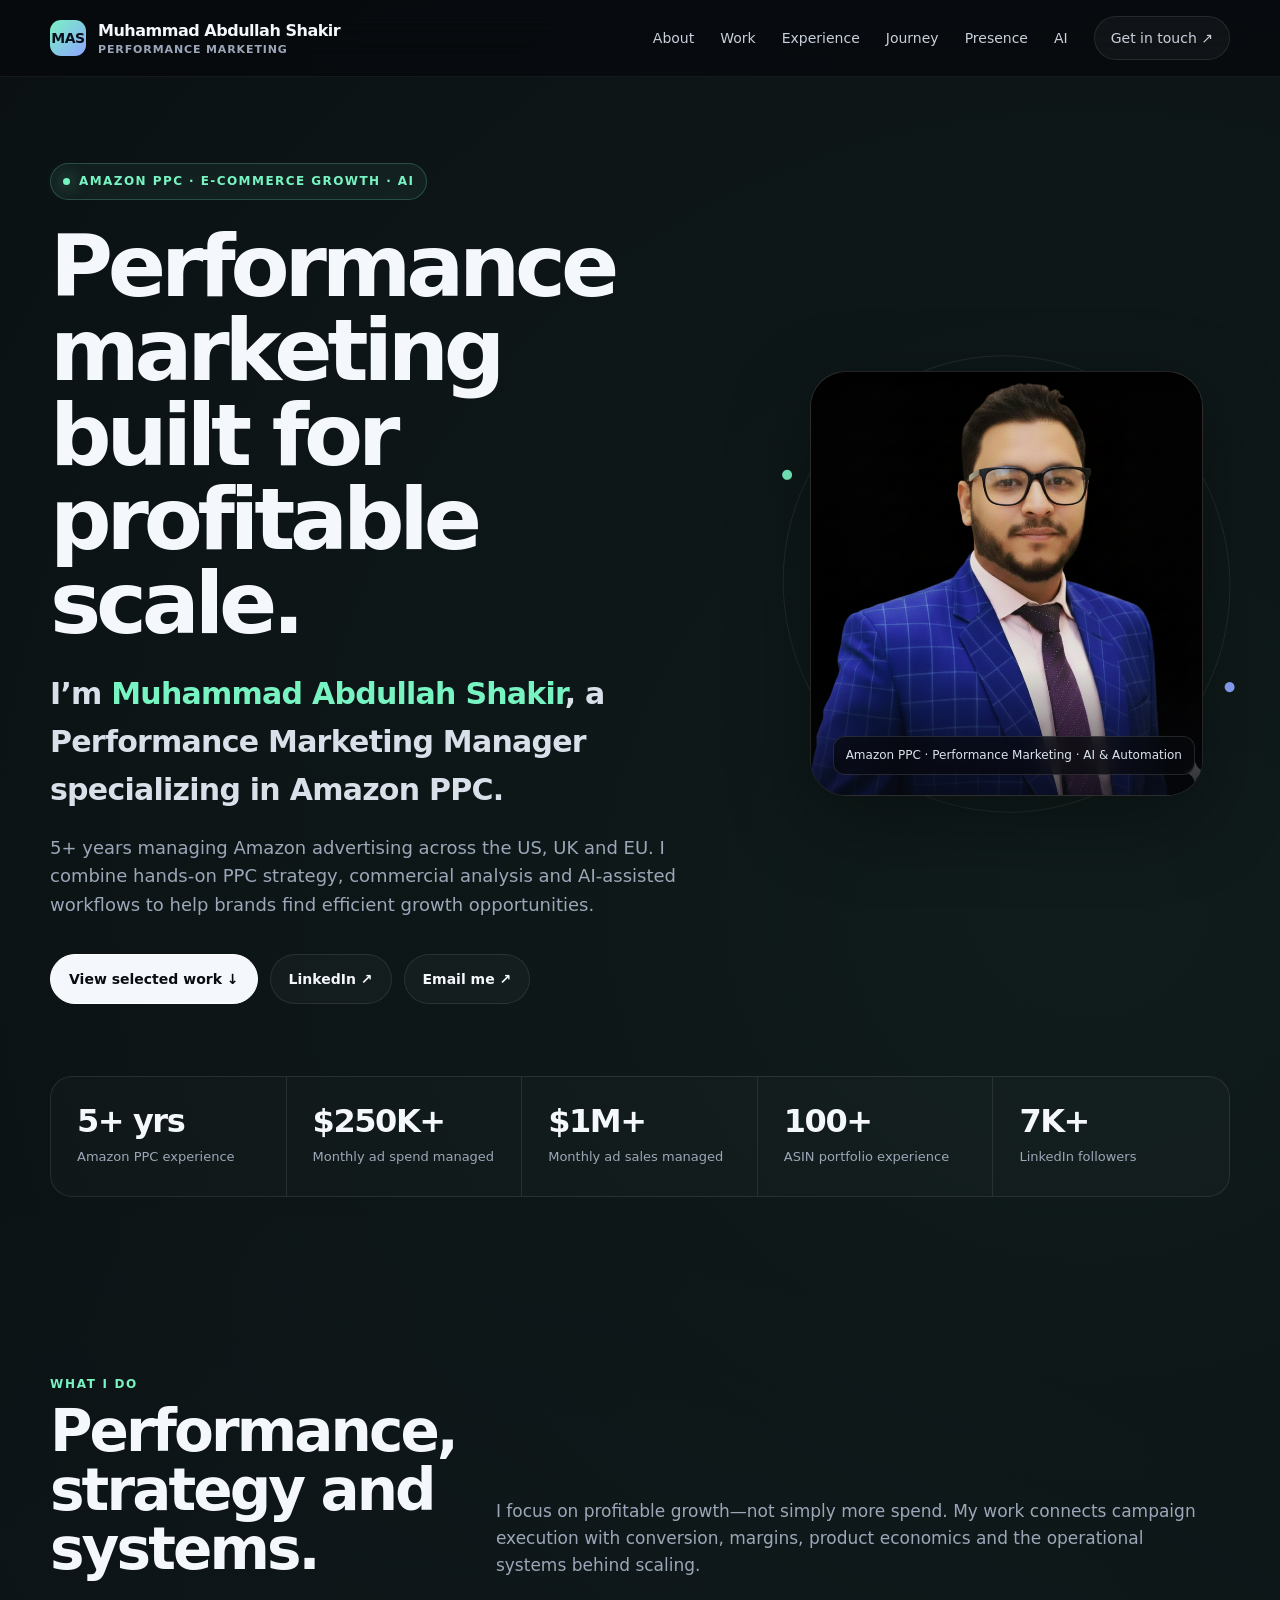
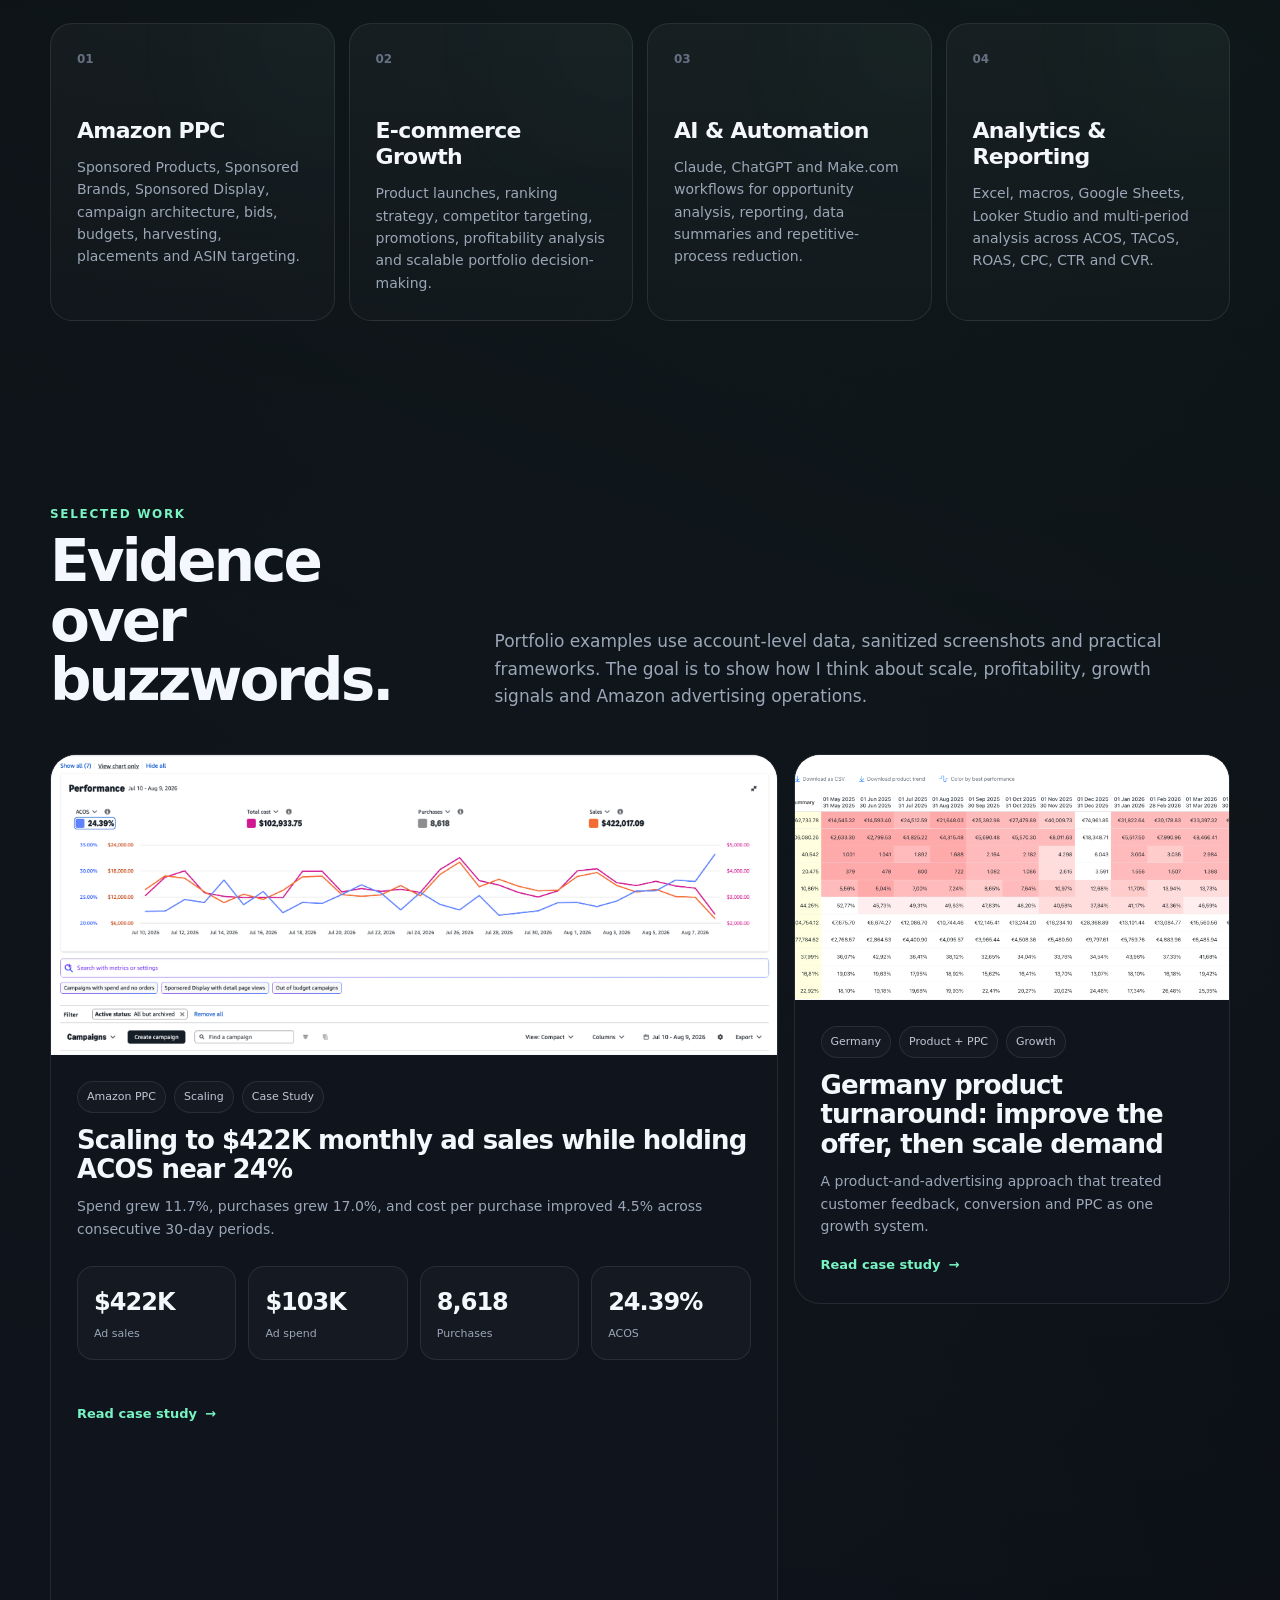
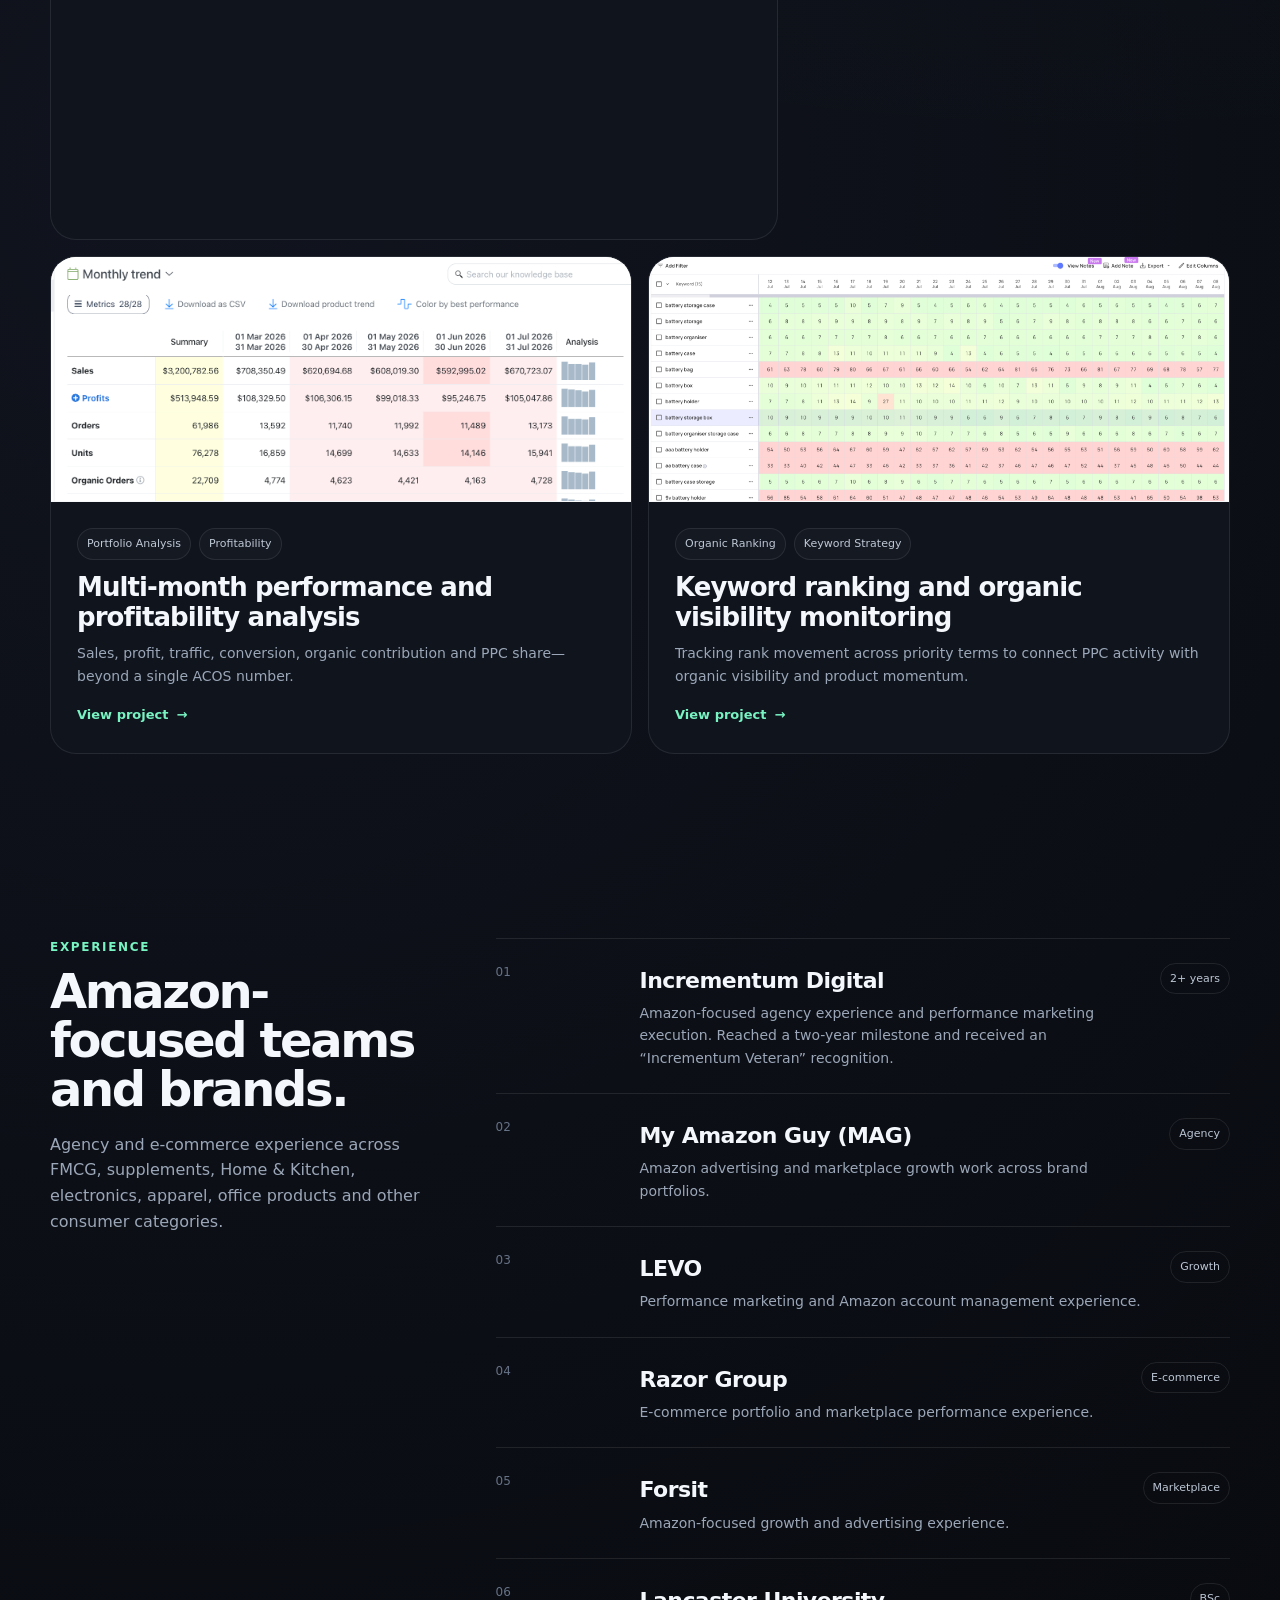
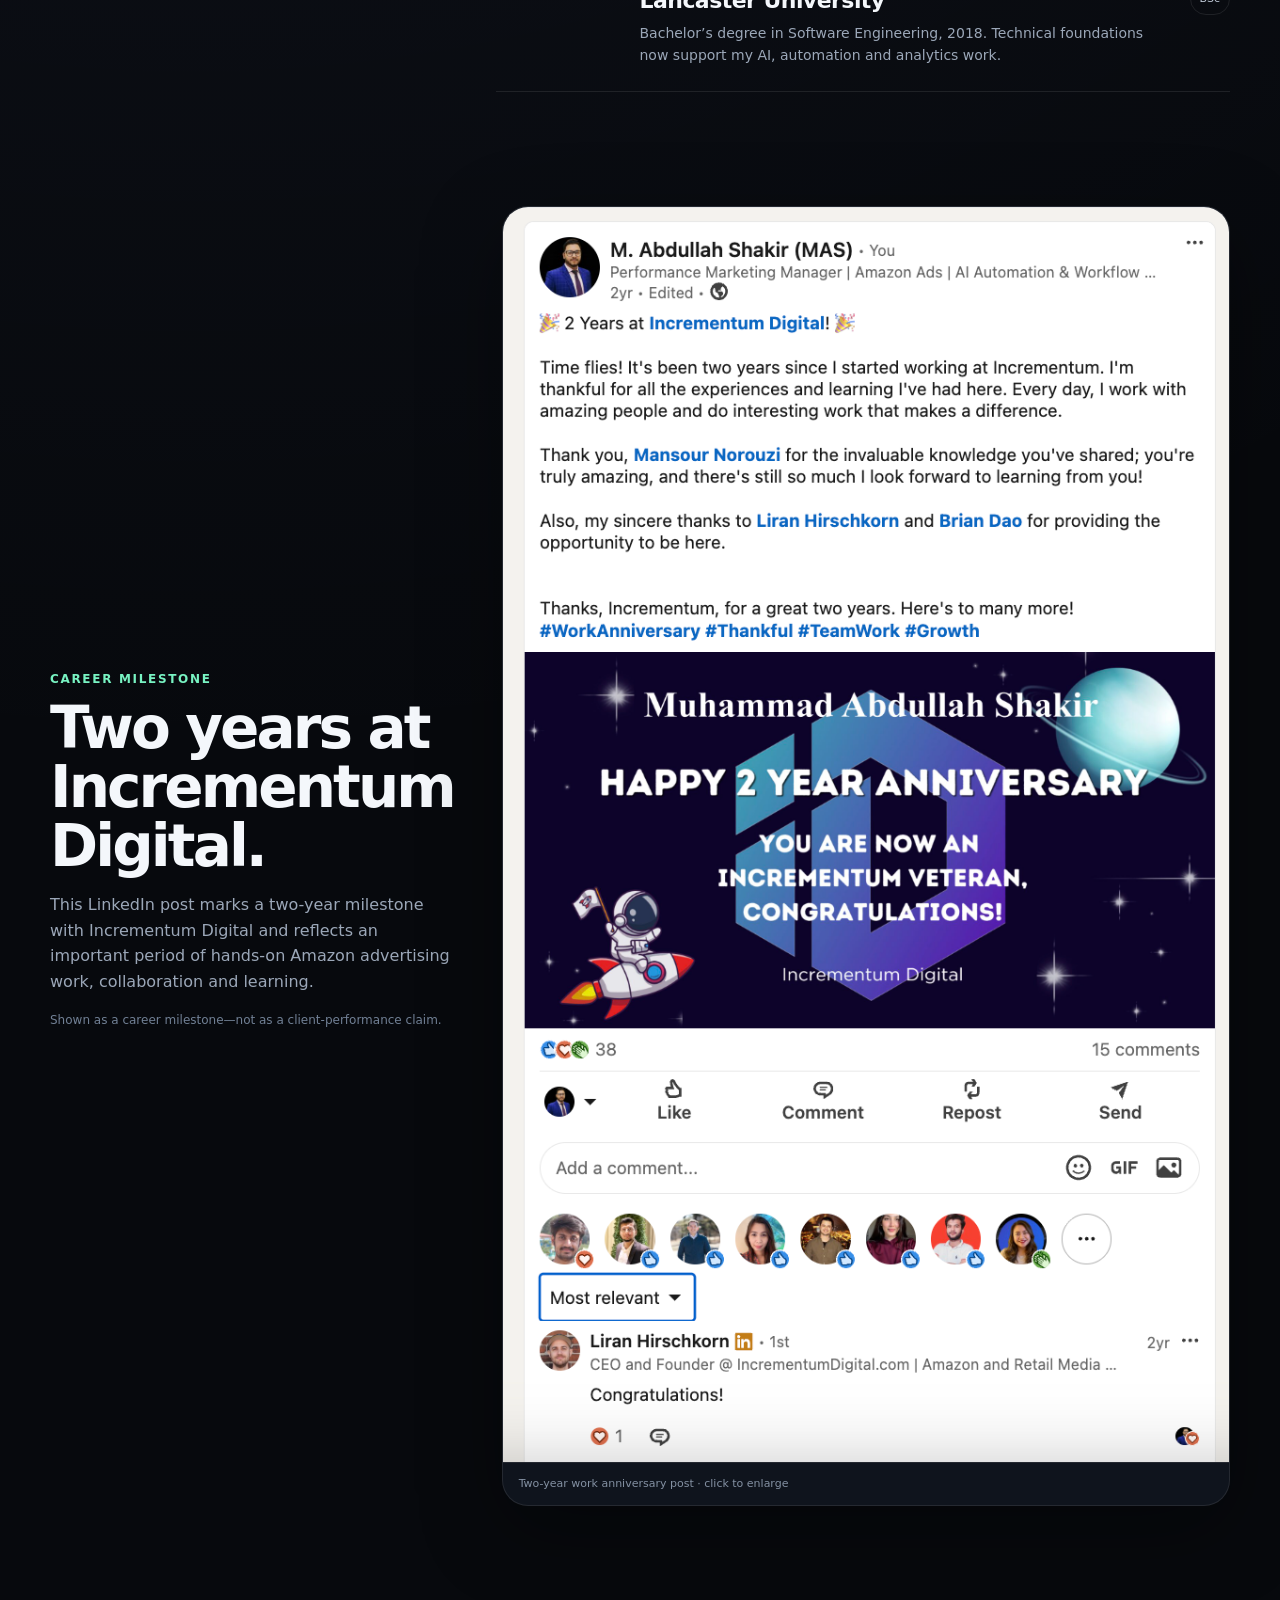
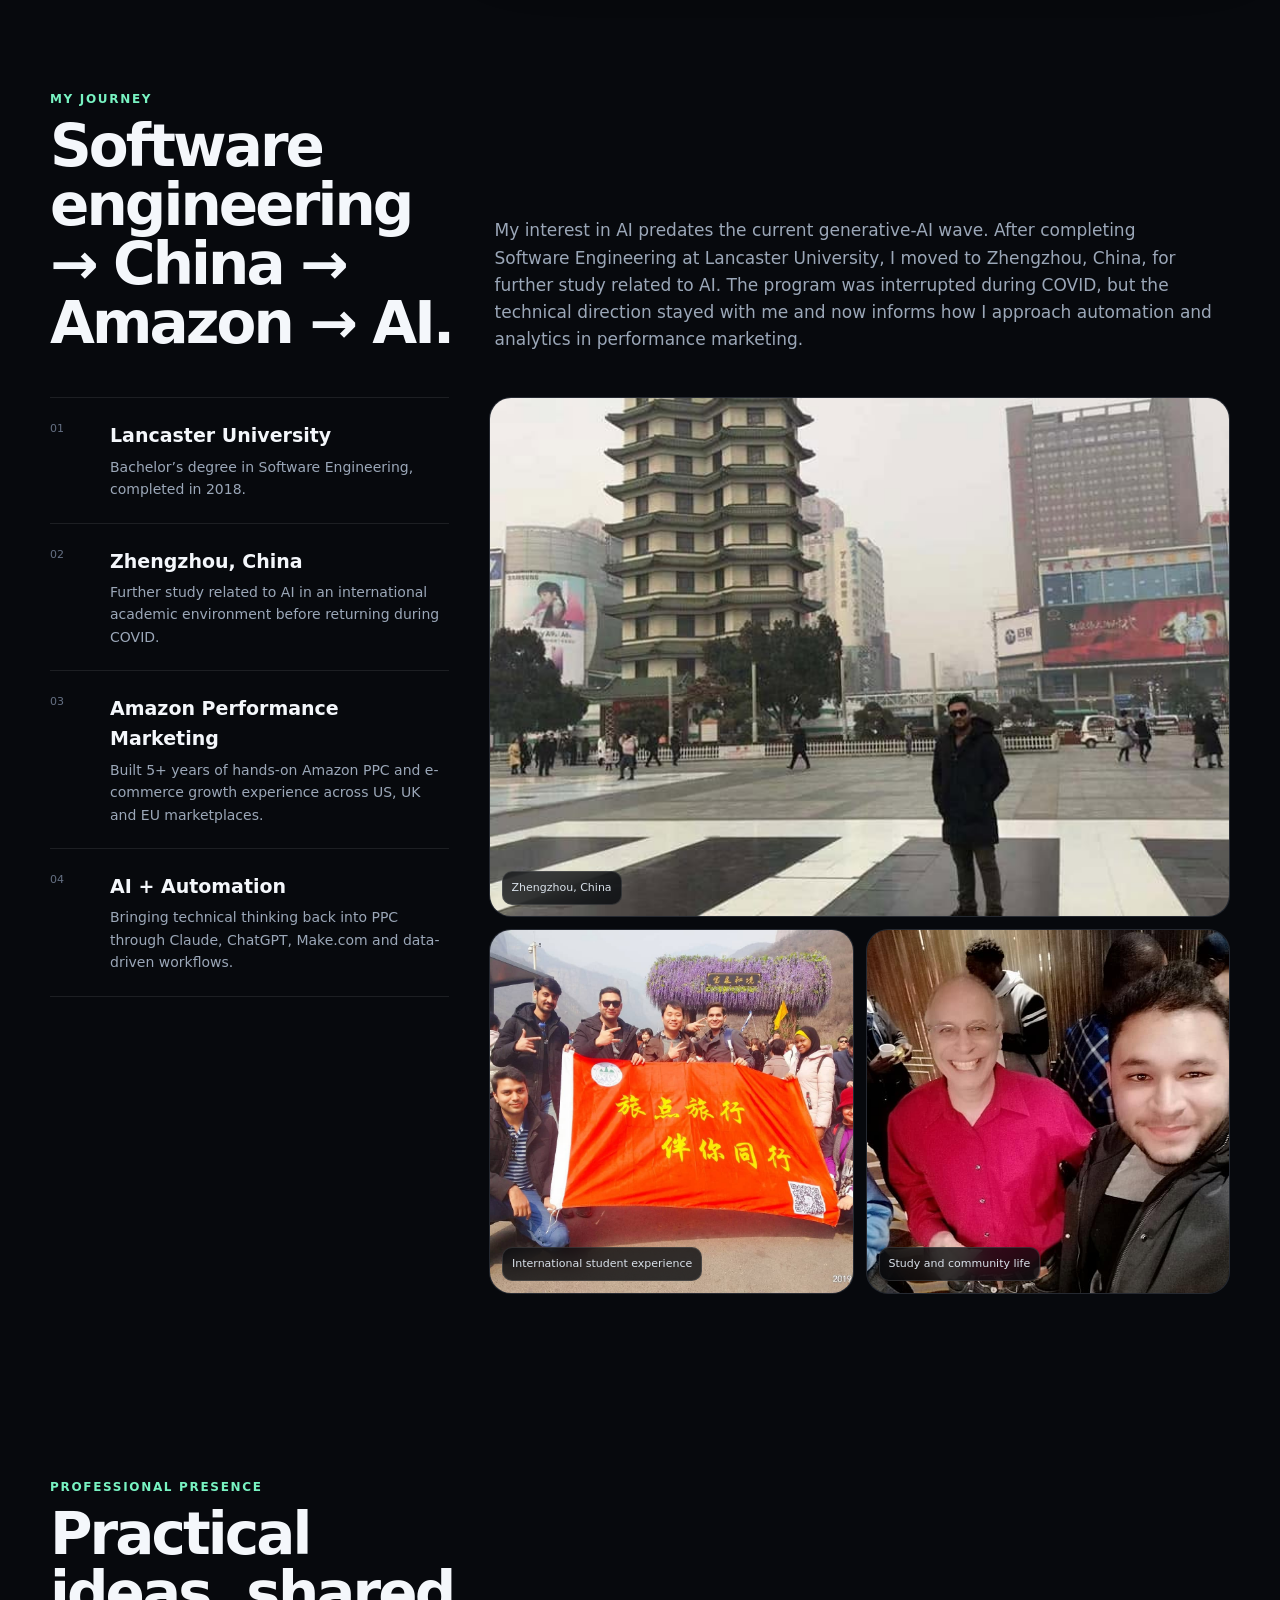
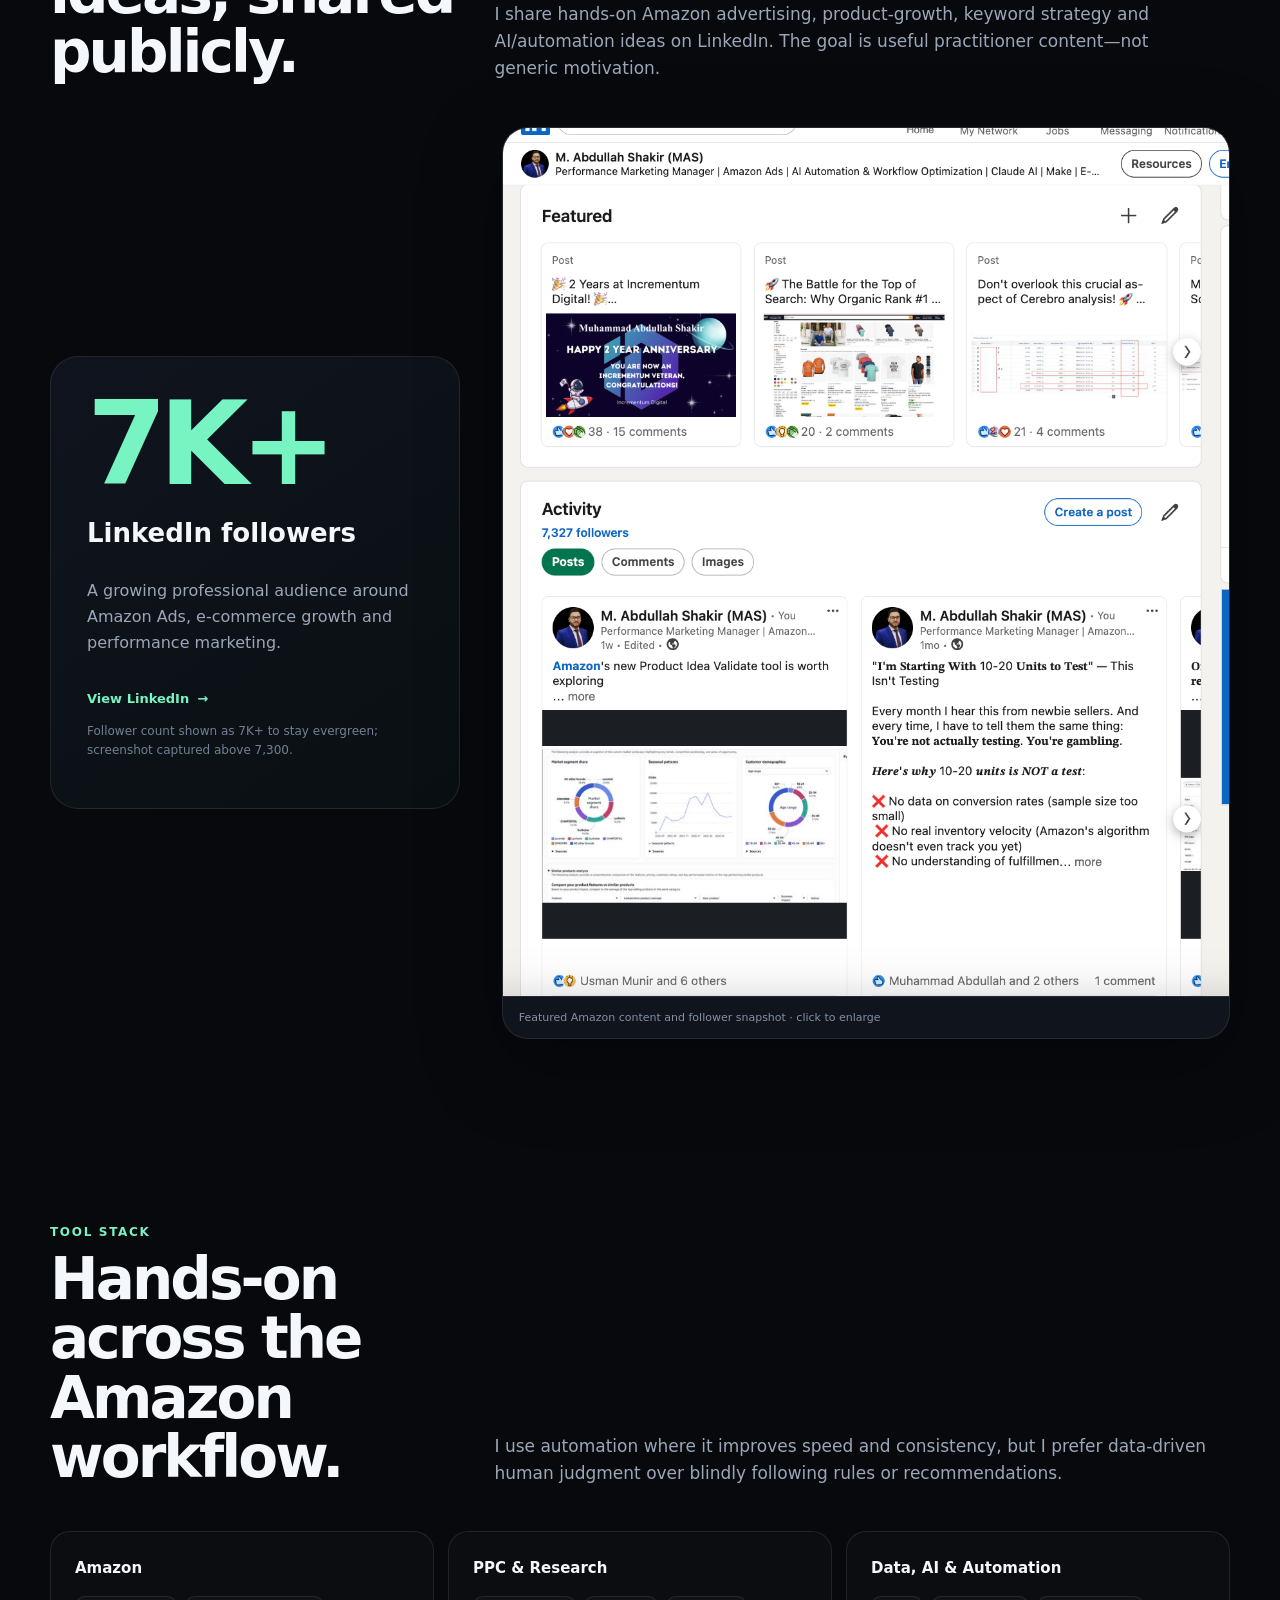
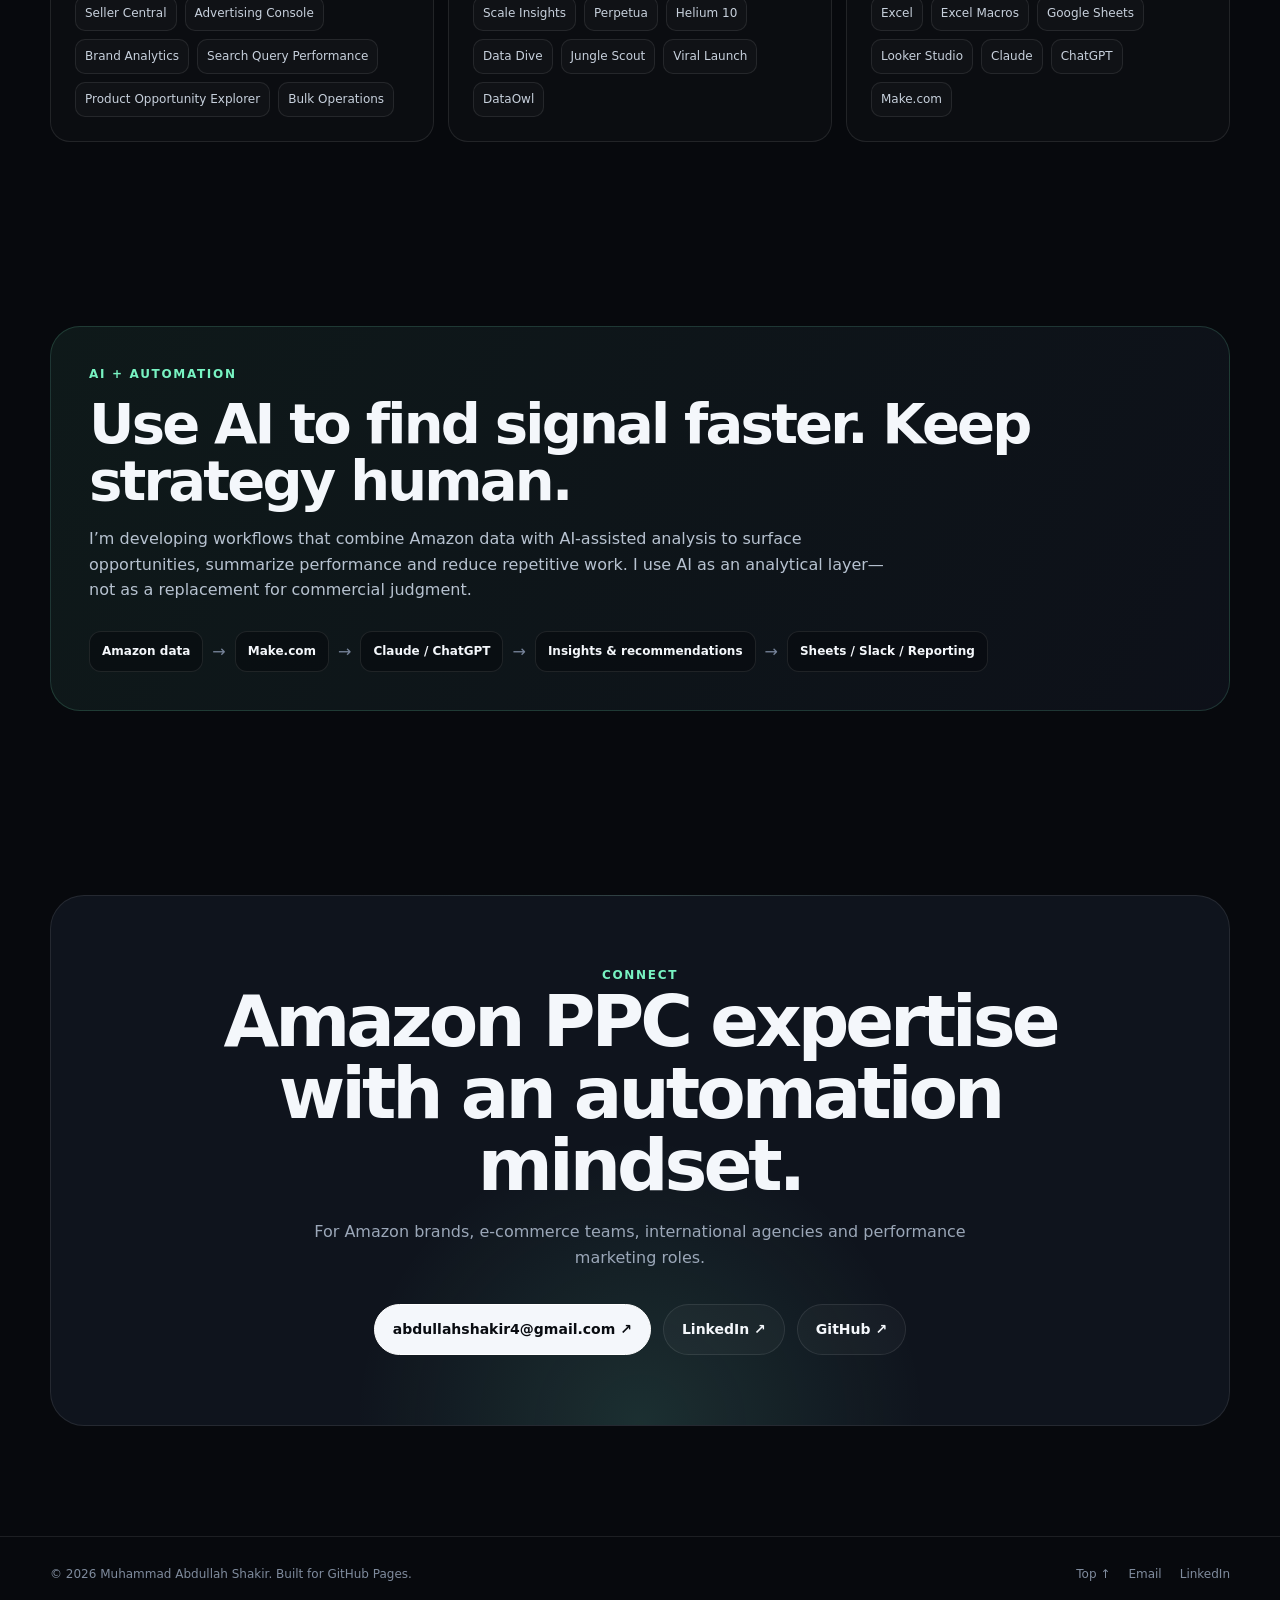
<file: index.html>
<!doctype html>
<html lang="en">
<head>
  <meta charset="utf-8" />
  <meta name="viewport" content="width=device-width,initial-scale=1" />
  <meta name="description" content="Muhammad Abdullah Shakir — Performance Marketing Manager specializing in Amazon PPC, e-commerce growth, AI and automation." />
  <meta name="theme-color" content="#07090d" />
  <title>Muhammad Abdullah Shakir | Amazon PPC, Performance Marketing & AI</title>
  <link rel="stylesheet" href="styles.css" />
</head>
<body>
<nav class="nav">
  <div class="container nav-inner">
    <a class="brand" href="#top"><span class="brand-mark">MAS</span><span>Muhammad Abdullah Shakir<small>Performance Marketing</small></span></a>
    <button class="menu-btn" aria-label="Open menu">☰</button>
    <div class="nav-links">
      <a href="#about">About</a><a href="#work">Work</a><a href="#experience">Experience</a><a href="#journey">Journey</a><a href="#presence">Presence</a><a href="#ai">AI</a>
      <a class="nav-cta" href="mailto:abdullahshakir4@gmail.com">Get in touch ↗</a>
    </div>
  </div>
</nav>
<main id="top">
  <header class="hero">
    <div class="container hero-grid">
      <div>
        <div class="eyebrow"><span class="eyebrow-dot"></span> Amazon PPC · E-commerce Growth · AI</div>
        <h1>Performance marketing built for profitable scale.</h1>
        <div class="hero-role">I’m <span>Muhammad Abdullah Shakir</span>, a Performance Marketing Manager specializing in Amazon PPC.</div>
        <p class="hero-copy">5+ years managing Amazon advertising across the US, UK and EU. I combine hands-on PPC strategy, commercial analysis and AI-assisted workflows to help brands find efficient growth opportunities.</p>
        <div class="hero-actions">
          <a class="btn btn-primary" href="#work">View selected work ↓</a>
          <a class="btn btn-secondary" href="https://www.linkedin.com/in/muhammadabdullahshakir/" target="_blank" rel="noreferrer">LinkedIn ↗</a>
          <a class="btn btn-secondary" href="mailto:abdullahshakir4@gmail.com">Email me ↗</a>
        </div>
      </div>
      <div class="hero-photo-wrap">
        <div class="hero-orbit"></div>
        <div class="photo-card"><img src="assets/profile.png" alt="Muhammad Abdullah Shakir" /><div class="photo-label">Amazon PPC · Performance Marketing · AI & Automation</div></div>
      </div>
    </div>
  </header>

  <div class="stats"><div class="container stats-grid reveal">
    <div class="stat"><strong>5+ yrs</strong><span>Amazon PPC experience</span></div>
    <div class="stat"><strong>$250K+</strong><span>Monthly ad spend managed</span></div>
    <div class="stat"><strong>$1M+</strong><span>Monthly ad sales managed</span></div>
    <div class="stat"><strong>100+</strong><span>ASIN portfolio experience</span></div>
    <div class="stat"><strong>7K+</strong><span>LinkedIn followers</span></div>
  </div></div>

  <section id="about"><div class="container">
    <div class="section-head reveal"><div><div class="kicker">What I do</div><h2>Performance, strategy and systems.</h2></div><p>I focus on profitable growth—not simply more spend. My work connects campaign execution with conversion, margins, product economics and the operational systems behind scaling.</p></div>
    <div class="services-grid">
      <article class="service reveal"><div class="service-num">01</div><h3>Amazon PPC</h3><p>Sponsored Products, Sponsored Brands, Sponsored Display, campaign architecture, bids, budgets, harvesting, placements and ASIN targeting.</p></article>
      <article class="service reveal"><div class="service-num">02</div><h3>E-commerce Growth</h3><p>Product launches, ranking strategy, competitor targeting, promotions, profitability analysis and scalable portfolio decision-making.</p></article>
      <article class="service reveal"><div class="service-num">03</div><h3>AI & Automation</h3><p>Claude, ChatGPT and Make.com workflows for opportunity analysis, reporting, data summaries and repetitive-process reduction.</p></article>
      <article class="service reveal"><div class="service-num">04</div><h3>Analytics & Reporting</h3><p>Excel, macros, Google Sheets, Looker Studio and multi-period analysis across ACOS, TACoS, ROAS, CPC, CTR and CVR.</p></article>
    </div>
  </div></section>

  <section id="work"><div class="container">
    <div class="section-head reveal"><div><div class="kicker">Selected work</div><h2>Evidence over buzzwords.</h2></div><p>Portfolio examples use account-level data, sanitized screenshots and practical frameworks. The goal is to show how I think about scale, profitability, growth signals and Amazon advertising operations.</p></div>
    <div class="work-grid">
      <a class="work-card primary reveal" href="ppc-scaling.html">
        <div class="visual"><img src="assets/ppc-after.png" alt="Amazon PPC performance showing $422K ad sales" /></div>
        <div class="work-card-content"><div class="work-meta"><span class="pill">Amazon PPC</span><span class="pill">Scaling</span><span class="pill">Case Study</span></div><h3>Scaling to $422K monthly ad sales while holding ACOS near 24%</h3><p>Spend grew 11.7%, purchases grew 17.0%, and cost per purchase improved 4.5% across consecutive 30-day periods.</p><div class="case-strip"><div class="case-metric"><strong>$422K</strong><span>Ad sales</span></div><div class="case-metric"><strong>$103K</strong><span>Ad spend</span></div><div class="case-metric"><strong>8,618</strong><span>Purchases</span></div><div class="case-metric"><strong>24.39%</strong><span>ACOS</span></div></div><div class="work-link">Read case study <span>→</span></div></div>
      </a>
      <div class="work-stack">
        <a class="work-card reveal" href="germany-turnaround.html"><div class="visual"><img src="assets/de-account-growth.png" alt="Germany marketplace monthly performance and profitability trend" /></div><div class="work-card-content"><div class="work-meta"><span class="pill">Germany</span><span class="pill">Product + PPC</span><span class="pill">Growth</span></div><h3>Germany product turnaround: improve the offer, then scale demand</h3><p>A product-and-advertising approach that treated customer feedback, conversion and PPC as one growth system.</p><div class="work-link">Read case study <span>→</span></div></div></a>
        <a class="work-card reveal" href="branded-vs-nonbranded.html"><div class="audit-visual"><div class="audit-label">BRANDED</div><div class="audit-bar"><span style="width:38%"></span></div><div class="audit-label accent-text">NON-BRANDED</div><div class="audit-bar growth"><span style="width:72%"></span></div><small>Audit the mix, not just blended ACOS.</small></div><div class="work-card-content"><div class="work-meta"><span class="pill">Amazon Ads Audit</span><span class="pill">Market Share</span></div><h3>Branded vs. non-branded growth analysis</h3><p>A practical audit framework for separating brand-defense efficiency from true category-demand expansion.</p><div class="work-link">View framework <span>→</span></div></div></a>
      </div>
    </div>
    <div class="work-more-grid">
      <a class="work-card compact reveal" href="performance-growth.html"><div class="visual"><img src="assets/scale-insights-mom.png" alt="Multi-month e-commerce performance view" /></div><div class="work-card-content"><div class="work-meta"><span class="pill">Portfolio Analysis</span><span class="pill">Profitability</span></div><h3>Multi-month performance and profitability analysis</h3><p>Sales, profit, traffic, conversion, organic contribution and PPC share—beyond a single ACOS number.</p><div class="work-link">View project <span>→</span></div></div></a>
      <a class="work-card compact reveal" href="keyword-ranking.html"><div class="visual"><img src="assets/keyword-ranks.png" alt="Keyword rank monitoring heatmap" /></div><div class="work-card-content"><div class="work-meta"><span class="pill">Organic Ranking</span><span class="pill">Keyword Strategy</span></div><h3>Keyword ranking and organic visibility monitoring</h3><p>Tracking rank movement across priority terms to connect PPC activity with organic visibility and product momentum.</p><div class="work-link">View project <span>→</span></div></div></a>
    </div>
  </div></section>

  <section id="experience"><div class="container experience">
    <div class="exp-intro reveal"><div class="kicker">Experience</div><h2>Amazon-focused teams and brands.</h2><p>Agency and e-commerce experience across FMCG, supplements, Home & Kitchen, electronics, apparel, office products and other consumer categories.</p></div>
    <div class="timeline reveal">
      <div class="timeline-row"><div class="num">01</div><div><h3>Incrementum Digital</h3><p>Amazon-focused agency experience and performance marketing execution. Reached a two-year milestone and received an “Incrementum Veteran” recognition.</p></div><div class="tag">2+ years</div></div>
      <div class="timeline-row"><div class="num">02</div><div><h3>My Amazon Guy (MAG)</h3><p>Amazon advertising and marketplace growth work across brand portfolios.</p></div><div class="tag">Agency</div></div>
      <div class="timeline-row"><div class="num">03</div><div><h3>LEVO</h3><p>Performance marketing and Amazon account management experience.</p></div><div class="tag">Growth</div></div>
      <div class="timeline-row"><div class="num">04</div><div><h3>Razor Group</h3><p>E-commerce portfolio and marketplace performance experience.</p></div><div class="tag">E-commerce</div></div>
      <div class="timeline-row"><div class="num">05</div><div><h3>Forsit</h3><p>Amazon-focused growth and advertising experience.</p></div><div class="tag">Marketplace</div></div>
      <div class="timeline-row"><div class="num">06</div><div><h3>Lancaster University</h3><p>Bachelor’s degree in Software Engineering, 2018. Technical foundations now support my AI, automation and analytics work.</p></div><div class="tag">BSc</div></div>
    </div>
  </div></section>

  <section class="recognition-section"><div class="container"><div class="recognition-grid">
    <div class="recognition-copy reveal"><div class="kicker">Career milestone</div><h2>Two years at Incrementum Digital.</h2><p>This LinkedIn post marks a two-year milestone with Incrementum Digital and reflects an important period of hands-on Amazon advertising work, collaboration and learning.</p><p class="small-note">Shown as a career milestone—not as a client-performance claim.</p></div>
    <div class="social-proof-card reveal"><img class="zoomable" src="assets/incrementum-2-years-linkedin.png" alt="LinkedIn post celebrating two years at Incrementum Digital" /><div class="social-proof-caption">Two-year work anniversary post · click to enlarge</div></div>
  </div></div></section>

  <section id="journey"><div class="container">
    <div class="section-head reveal"><div><div class="kicker">My journey</div><h2>Software engineering → China → Amazon → AI.</h2></div><p>My interest in AI predates the current generative-AI wave. After completing Software Engineering at Lancaster University, I moved to Zhengzhou, China, for further study related to AI. The program was interrupted during COVID, but the technical direction stayed with me and now informs how I approach automation and analytics in performance marketing.</p></div>
    <div class="journey-layout">
      <div class="journey-story reveal">
        <div class="journey-step"><span>01</span><div><strong>Lancaster University</strong><p>Bachelor’s degree in Software Engineering, completed in 2018.</p></div></div>
        <div class="journey-step"><span>02</span><div><strong>Zhengzhou, China</strong><p>Further study related to AI in an international academic environment before returning during COVID.</p></div></div>
        <div class="journey-step"><span>03</span><div><strong>Amazon Performance Marketing</strong><p>Built 5+ years of hands-on Amazon PPC and e-commerce growth experience across US, UK and EU marketplaces.</p></div></div>
        <div class="journey-step"><span>04</span><div><strong>AI + Automation</strong><p>Bringing technical thinking back into PPC through Claude, ChatGPT, Make.com and data-driven workflows.</p></div></div>
      </div>
      <div class="journey-gallery reveal">
        <figure class="journey-main"><img class="zoomable" src="assets/zhengzhou-city.png" alt="Muhammad Abdullah Shakir in Zhengzhou, China" /><figcaption>Zhengzhou, China</figcaption></figure>
        <figure><img class="zoomable" src="assets/zhengzhou-group.png" alt="Student group travel experience in China" /><figcaption>International student experience</figcaption></figure>
        <figure><img class="zoomable" src="assets/zhengzhou-event.png" alt="Event during studies in Zhengzhou" /><figcaption>Study and community life</figcaption></figure>
      </div>
    </div>
  </div></section>

  <section id="presence"><div class="container">
    <div class="section-head reveal"><div><div class="kicker">Professional presence</div><h2>Practical ideas, shared publicly.</h2></div><p>I share hands-on Amazon advertising, product-growth, keyword strategy and AI/automation ideas on LinkedIn. The goal is useful practitioner content—not generic motivation.</p></div>
    <div class="presence-grid">
      <div class="presence-card reveal"><div class="presence-number">7K+</div><h3>LinkedIn followers</h3><p>A growing professional audience around Amazon Ads, e-commerce growth and performance marketing.</p><a class="work-link" href="https://www.linkedin.com/in/muhammadabdullahshakir/" target="_blank" rel="noreferrer">View LinkedIn <span>→</span></a><p class="small-note">Follower count shown as 7K+ to stay evergreen; screenshot captured above 7,300.</p></div>
      <div class="social-proof-card reveal"><img class="zoomable" src="assets/linkedin-featured-posts.png" alt="LinkedIn featured posts and follower count" /><div class="social-proof-caption">Featured Amazon content and follower snapshot · click to enlarge</div></div>
    </div>
  </div></section>

  <section id="tools"><div class="container">
    <div class="section-head reveal"><div><div class="kicker">Tool stack</div><h2>Hands-on across the Amazon workflow.</h2></div><p>I use automation where it improves speed and consistency, but I prefer data-driven human judgment over blindly following rules or recommendations.</p></div>
    <div class="tools-wrap">
      <div class="tool-group reveal"><h3>Amazon</h3><div class="chips"><span class="chip">Seller Central</span><span class="chip">Advertising Console</span><span class="chip">Brand Analytics</span><span class="chip">Search Query Performance</span><span class="chip">Product Opportunity Explorer</span><span class="chip">Bulk Operations</span></div></div>
      <div class="tool-group reveal"><h3>PPC & Research</h3><div class="chips"><span class="chip">Scale Insights</span><span class="chip">Perpetua</span><span class="chip">Helium 10</span><span class="chip">Data Dive</span><span class="chip">Jungle Scout</span><span class="chip">Viral Launch</span><span class="chip">DataOwl</span></div></div>
      <div class="tool-group reveal"><h3>Data, AI & Automation</h3><div class="chips"><span class="chip">Excel</span><span class="chip">Excel Macros</span><span class="chip">Google Sheets</span><span class="chip">Looker Studio</span><span class="chip">Claude</span><span class="chip">ChatGPT</span><span class="chip">Make.com</span></div></div>
    </div>
  </div></section>

  <section id="ai"><div class="container"><div class="ai-band reveal">
    <div class="kicker">AI + Automation</div><h2>Use AI to find signal faster. Keep strategy human.</h2><p>I’m developing workflows that combine Amazon data with AI-assisted analysis to surface opportunities, summarize performance and reduce repetitive work. I use AI as an analytical layer—not as a replacement for commercial judgment.</p>
    <div class="workflow"><span class="flow-step">Amazon data</span><span class="arrow">→</span><span class="flow-step">Make.com</span><span class="arrow">→</span><span class="flow-step">Claude / ChatGPT</span><span class="arrow">→</span><span class="flow-step">Insights & recommendations</span><span class="arrow">→</span><span class="flow-step">Sheets / Slack / Reporting</span></div>
  </div></div></section>

  <section class="cta"><div class="container"><div class="cta-box reveal"><div class="kicker">Connect</div><h2>Amazon PPC expertise with an automation mindset.</h2><p>For Amazon brands, e-commerce teams, international agencies and performance marketing roles.</p><div class="hero-actions" style="justify-content:center"><a class="btn btn-primary" href="mailto:abdullahshakir4@gmail.com">abdullahshakir4@gmail.com ↗</a><a class="btn btn-secondary" href="https://www.linkedin.com/in/muhammadabdullahshakir/" target="_blank" rel="noreferrer">LinkedIn ↗</a><a class="btn btn-secondary" href="https://github.com/mabdullahshakir4" target="_blank" rel="noreferrer">GitHub ↗</a></div></div></div></section>
</main>
<footer><div class="container footer-inner"><div>© 2026 Muhammad Abdullah Shakir. Built for GitHub Pages.</div><div class="footer-links"><a href="#top">Top ↑</a><a href="mailto:abdullahshakir4@gmail.com">Email</a><a href="https://www.linkedin.com/in/muhammadabdullahshakir/" target="_blank" rel="noreferrer">LinkedIn</a></div></div></footer>
<script src="script.js"></script>
</body></html>
</file>
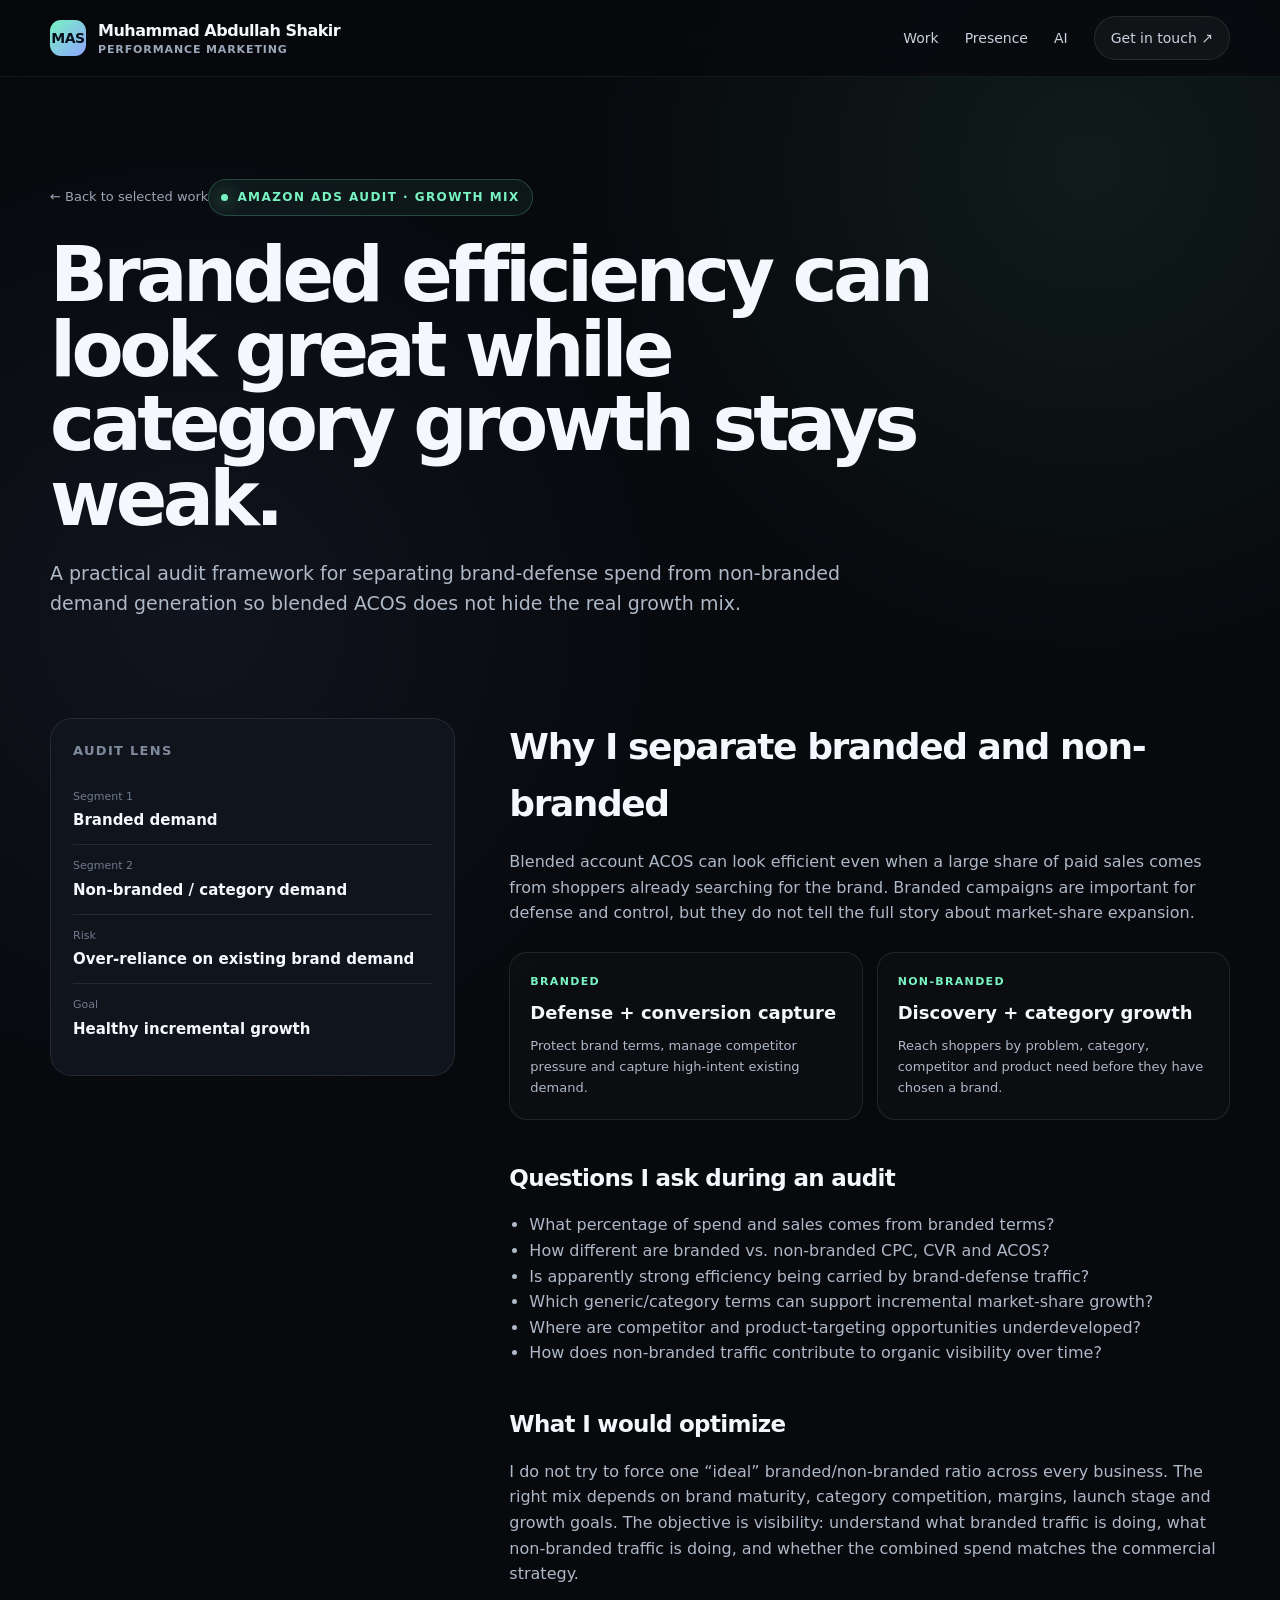
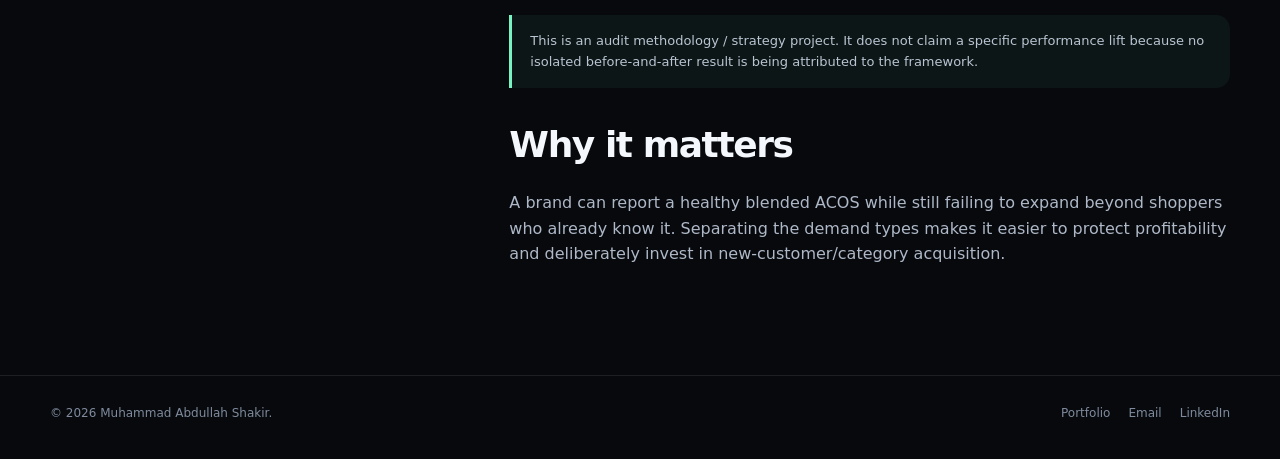
<file: branded-vs-nonbranded.html>
<!doctype html><html lang="en"><head><meta charset="utf-8"><meta name="viewport" content="width=device-width,initial-scale=1"><meta name="description" content="Branded versus non-branded Amazon Ads audit framework by Muhammad Abdullah Shakir"><title>Branded vs Non-Branded Amazon Ads Audit | Muhammad Abdullah Shakir</title><link rel="stylesheet" href="styles.css"></head><body>
<nav class="nav"><div class="container nav-inner"><a class="brand" href="index.html"><span class="brand-mark">MAS</span><span>Muhammad Abdullah Shakir<small>Performance Marketing</small></span></a><button class="menu-btn" aria-label="Open menu">☰</button><div class="nav-links"><a href="index.html#work">Work</a><a href="index.html#presence">Presence</a><a href="index.html#ai">AI</a><a class="nav-cta" href="mailto:abdullahshakir4@gmail.com">Get in touch ↗</a></div></div></nav>
<main><header class="case-hero"><div class="container"><a class="back" href="index.html#work">← Back to selected work</a><div class="eyebrow" style="margin-top:24px"><span class="eyebrow-dot"></span> Amazon Ads Audit · Growth Mix</div><h1>Branded efficiency can look great while category growth stays weak.</h1><p class="case-lead">A practical audit framework for separating brand-defense spend from non-branded demand generation so blended ACOS does not hide the real growth mix.</p></div></header>
<section style="padding-top:34px"><div class="container case-grid"><aside class="case-sidebar"><div class="case-sidebar-card"><h3>Audit lens</h3><div><dt>Segment 1</dt><dd>Branded demand</dd></div><div><dt>Segment 2</dt><dd>Non-branded / category demand</dd></div><div><dt>Risk</dt><dd>Over-reliance on existing brand demand</dd></div><div><dt>Goal</dt><dd>Healthy incremental growth</dd></div></div></aside><article class="case-content">
<h2>Why I separate branded and non-branded</h2><p>Blended account ACOS can look efficient even when a large share of paid sales comes from shoppers already searching for the brand. Branded campaigns are important for defense and control, but they do not tell the full story about market-share expansion.</p>
<div class="audit-framework"><div><span>BRANDED</span><strong>Defense + conversion capture</strong><p>Protect brand terms, manage competitor pressure and capture high-intent existing demand.</p></div><div><span>NON-BRANDED</span><strong>Discovery + category growth</strong><p>Reach shoppers by problem, category, competitor and product need before they have chosen a brand.</p></div></div>
<h3>Questions I ask during an audit</h3><ul><li>What percentage of spend and sales comes from branded terms?</li><li>How different are branded vs. non-branded CPC, CVR and ACOS?</li><li>Is apparently strong efficiency being carried by brand-defense traffic?</li><li>Which generic/category terms can support incremental market-share growth?</li><li>Where are competitor and product-targeting opportunities underdeveloped?</li><li>How does non-branded traffic contribute to organic visibility over time?</li></ul>
<h3>What I would optimize</h3><p>I do not try to force one “ideal” branded/non-branded ratio across every business. The right mix depends on brand maturity, category competition, margins, launch stage and growth goals. The objective is visibility: understand what branded traffic is doing, what non-branded traffic is doing, and whether the combined spend matches the commercial strategy.</p>
<div class="notice">This is an audit methodology / strategy project. It does not claim a specific performance lift because no isolated before-and-after result is being attributed to the framework.</div>
<h2>Why it matters</h2><p>A brand can report a healthy blended ACOS while still failing to expand beyond shoppers who already know it. Separating the demand types makes it easier to protect profitability and deliberately invest in new-customer/category acquisition.</p>
</article></div></section></main>
<footer><div class="container footer-inner"><div>© 2026 Muhammad Abdullah Shakir.</div><div class="footer-links"><a href="index.html">Portfolio</a><a href="mailto:abdullahshakir4@gmail.com">Email</a><a href="https://www.linkedin.com/in/muhammadabdullahshakir/" target="_blank" rel="noreferrer">LinkedIn</a></div></div></footer><script src="script.js"></script></body></html>
</file>
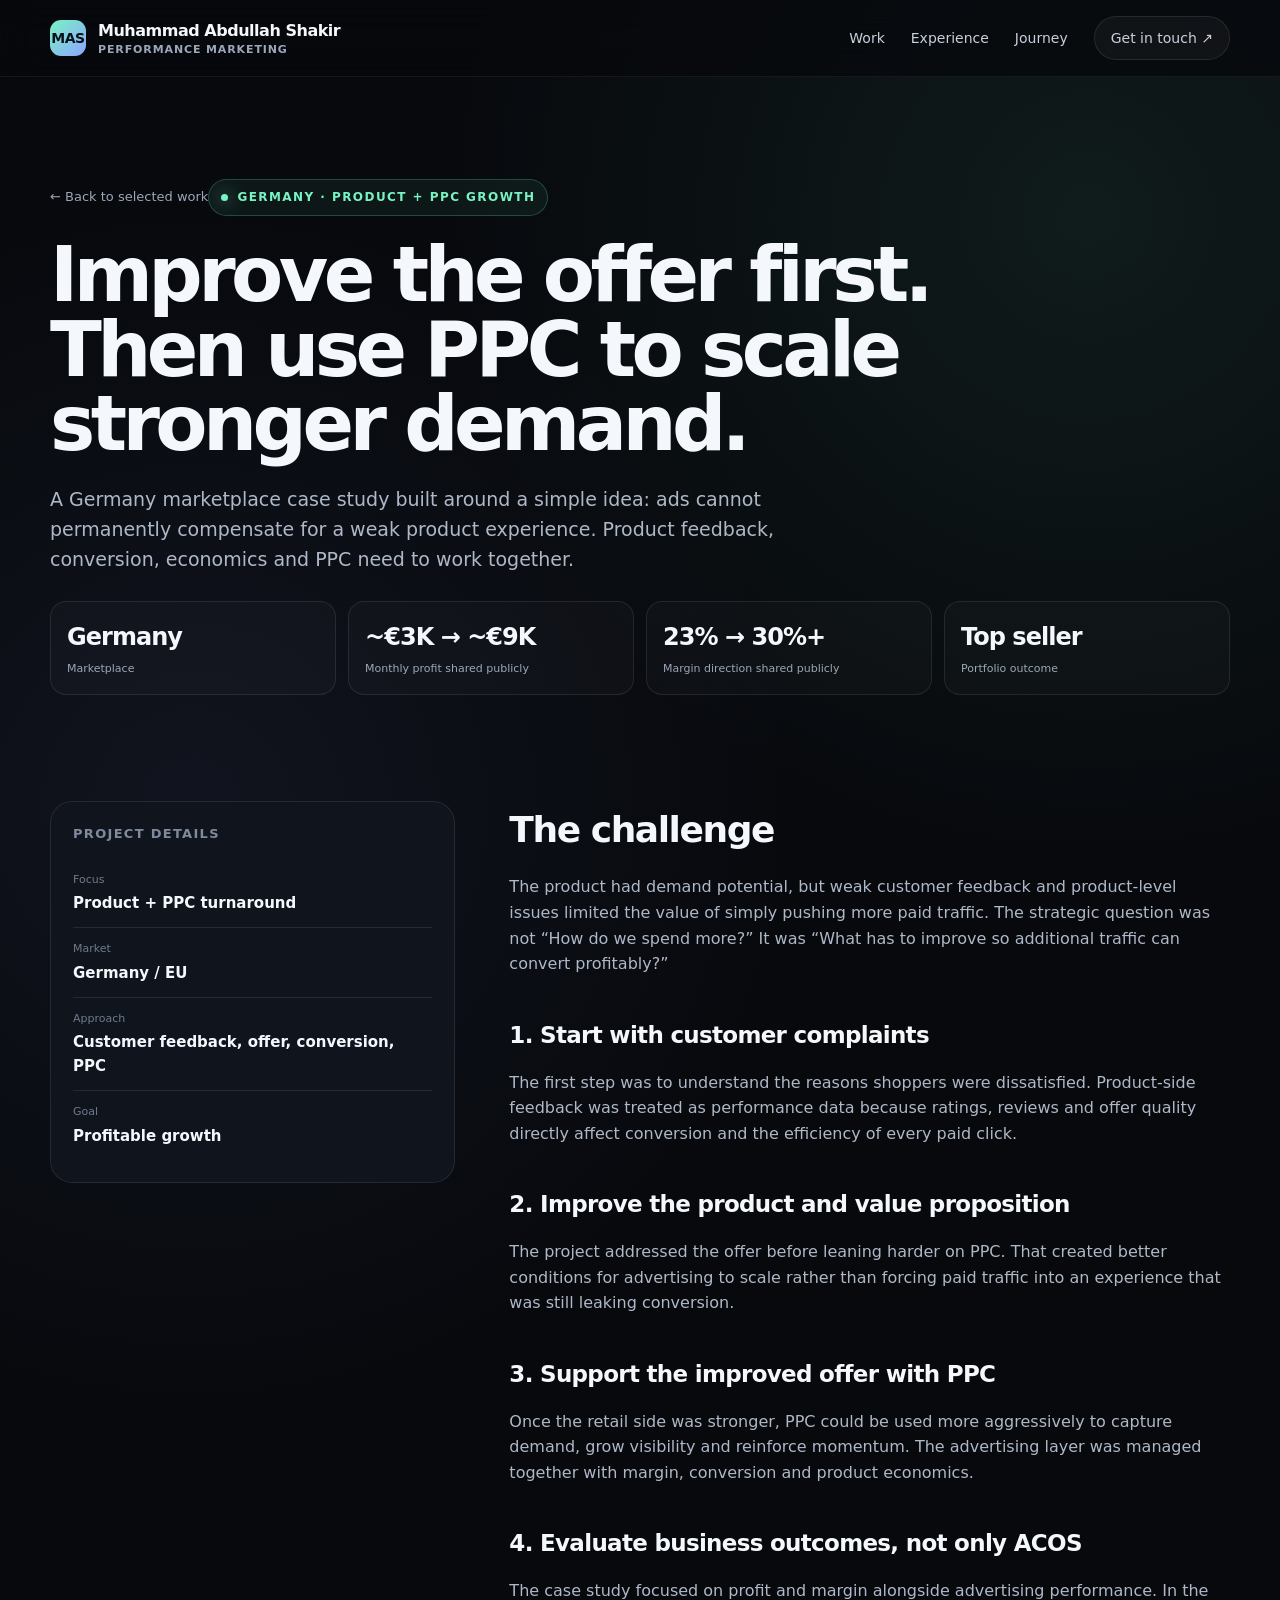
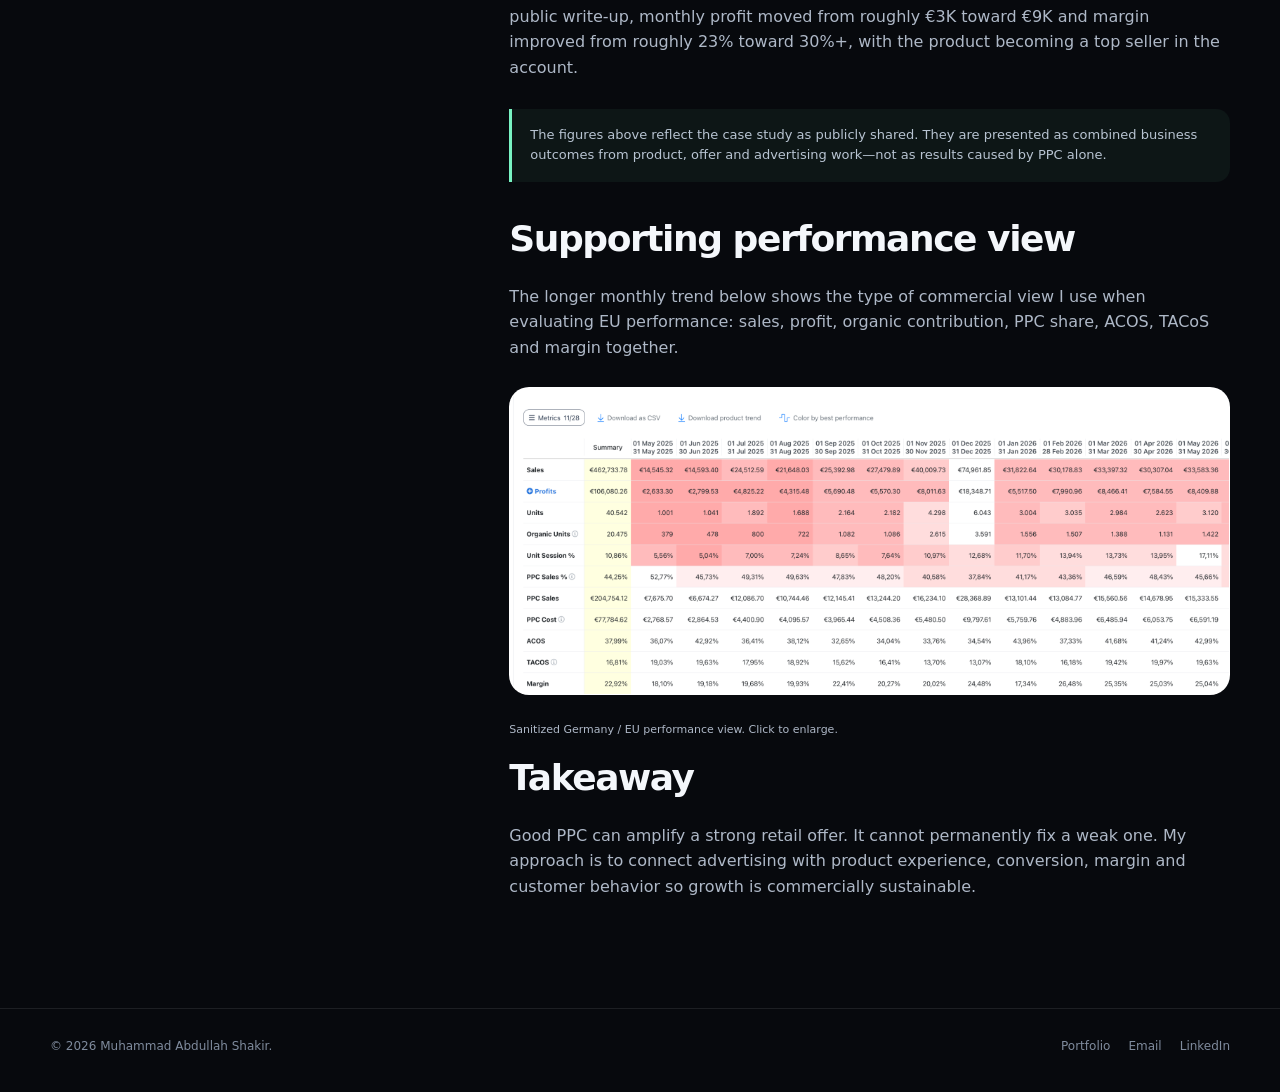
<file: germany-turnaround.html>
<!doctype html><html lang="en"><head><meta charset="utf-8"><meta name="viewport" content="width=device-width,initial-scale=1"><meta name="description" content="Germany Amazon product and PPC turnaround case study by Muhammad Abdullah Shakir"><title>Germany Product + PPC Turnaround | Muhammad Abdullah Shakir</title><link rel="stylesheet" href="styles.css"></head><body>
<nav class="nav"><div class="container nav-inner"><a class="brand" href="index.html"><span class="brand-mark">MAS</span><span>Muhammad Abdullah Shakir<small>Performance Marketing</small></span></a><button class="menu-btn" aria-label="Open menu">☰</button><div class="nav-links"><a href="index.html#work">Work</a><a href="index.html#experience">Experience</a><a href="index.html#journey">Journey</a><a class="nav-cta" href="mailto:abdullahshakir4@gmail.com">Get in touch ↗</a></div></div></nav>
<main><header class="case-hero"><div class="container"><a class="back" href="index.html#work">← Back to selected work</a><div class="eyebrow" style="margin-top:24px"><span class="eyebrow-dot"></span> Germany · Product + PPC Growth</div><h1>Improve the offer first. Then use PPC to scale stronger demand.</h1><p class="case-lead">A Germany marketplace case study built around a simple idea: ads cannot permanently compensate for a weak product experience. Product feedback, conversion, economics and PPC need to work together.</p><div class="case-strip"><div class="case-metric"><strong>Germany</strong><span>Marketplace</span></div><div class="case-metric"><strong>~€3K → ~€9K</strong><span>Monthly profit shared publicly</span></div><div class="case-metric"><strong>23% → 30%+</strong><span>Margin direction shared publicly</span></div><div class="case-metric"><strong>Top seller</strong><span>Portfolio outcome</span></div></div></div></header>
<section style="padding-top:34px"><div class="container case-grid"><aside class="case-sidebar"><div class="case-sidebar-card"><h3>Project details</h3><div><dt>Focus</dt><dd>Product + PPC turnaround</dd></div><div><dt>Market</dt><dd>Germany / EU</dd></div><div><dt>Approach</dt><dd>Customer feedback, offer, conversion, PPC</dd></div><div><dt>Goal</dt><dd>Profitable growth</dd></div></div></aside><article class="case-content">
<h2>The challenge</h2><p>The product had demand potential, but weak customer feedback and product-level issues limited the value of simply pushing more paid traffic. The strategic question was not “How do we spend more?” It was “What has to improve so additional traffic can convert profitably?”</p>
<h3>1. Start with customer complaints</h3><p>The first step was to understand the reasons shoppers were dissatisfied. Product-side feedback was treated as performance data because ratings, reviews and offer quality directly affect conversion and the efficiency of every paid click.</p>
<h3>2. Improve the product and value proposition</h3><p>The project addressed the offer before leaning harder on PPC. That created better conditions for advertising to scale rather than forcing paid traffic into an experience that was still leaking conversion.</p>
<h3>3. Support the improved offer with PPC</h3><p>Once the retail side was stronger, PPC could be used more aggressively to capture demand, grow visibility and reinforce momentum. The advertising layer was managed together with margin, conversion and product economics.</p>
<h3>4. Evaluate business outcomes, not only ACOS</h3><p>The case study focused on profit and margin alongside advertising performance. In the public write-up, monthly profit moved from roughly €3K toward €9K and margin improved from roughly 23% toward 30%+, with the product becoming a top seller in the account.</p>
<div class="notice">The figures above reflect the case study as publicly shared. They are presented as combined business outcomes from product, offer and advertising work—not as results caused by PPC alone.</div>
<h2>Supporting performance view</h2><p>The longer monthly trend below shows the type of commercial view I use when evaluating EU performance: sales, profit, organic contribution, PPC share, ACOS, TACoS and margin together.</p><div class="evidence"><img class="zoomable" src="assets/de-account-growth.png" alt="Germany marketplace multi-month performance and profitability trend"></div><p class="caption">Sanitized Germany / EU performance view. Click to enlarge.</p>
<h2>Takeaway</h2><p>Good PPC can amplify a strong retail offer. It cannot permanently fix a weak one. My approach is to connect advertising with product experience, conversion, margin and customer behavior so growth is commercially sustainable.</p>
</article></div></section></main>
<footer><div class="container footer-inner"><div>© 2026 Muhammad Abdullah Shakir.</div><div class="footer-links"><a href="index.html">Portfolio</a><a href="mailto:abdullahshakir4@gmail.com">Email</a><a href="https://www.linkedin.com/in/muhammadabdullahshakir/" target="_blank" rel="noreferrer">LinkedIn</a></div></div></footer><script src="script.js"></script></body></html>
</file>
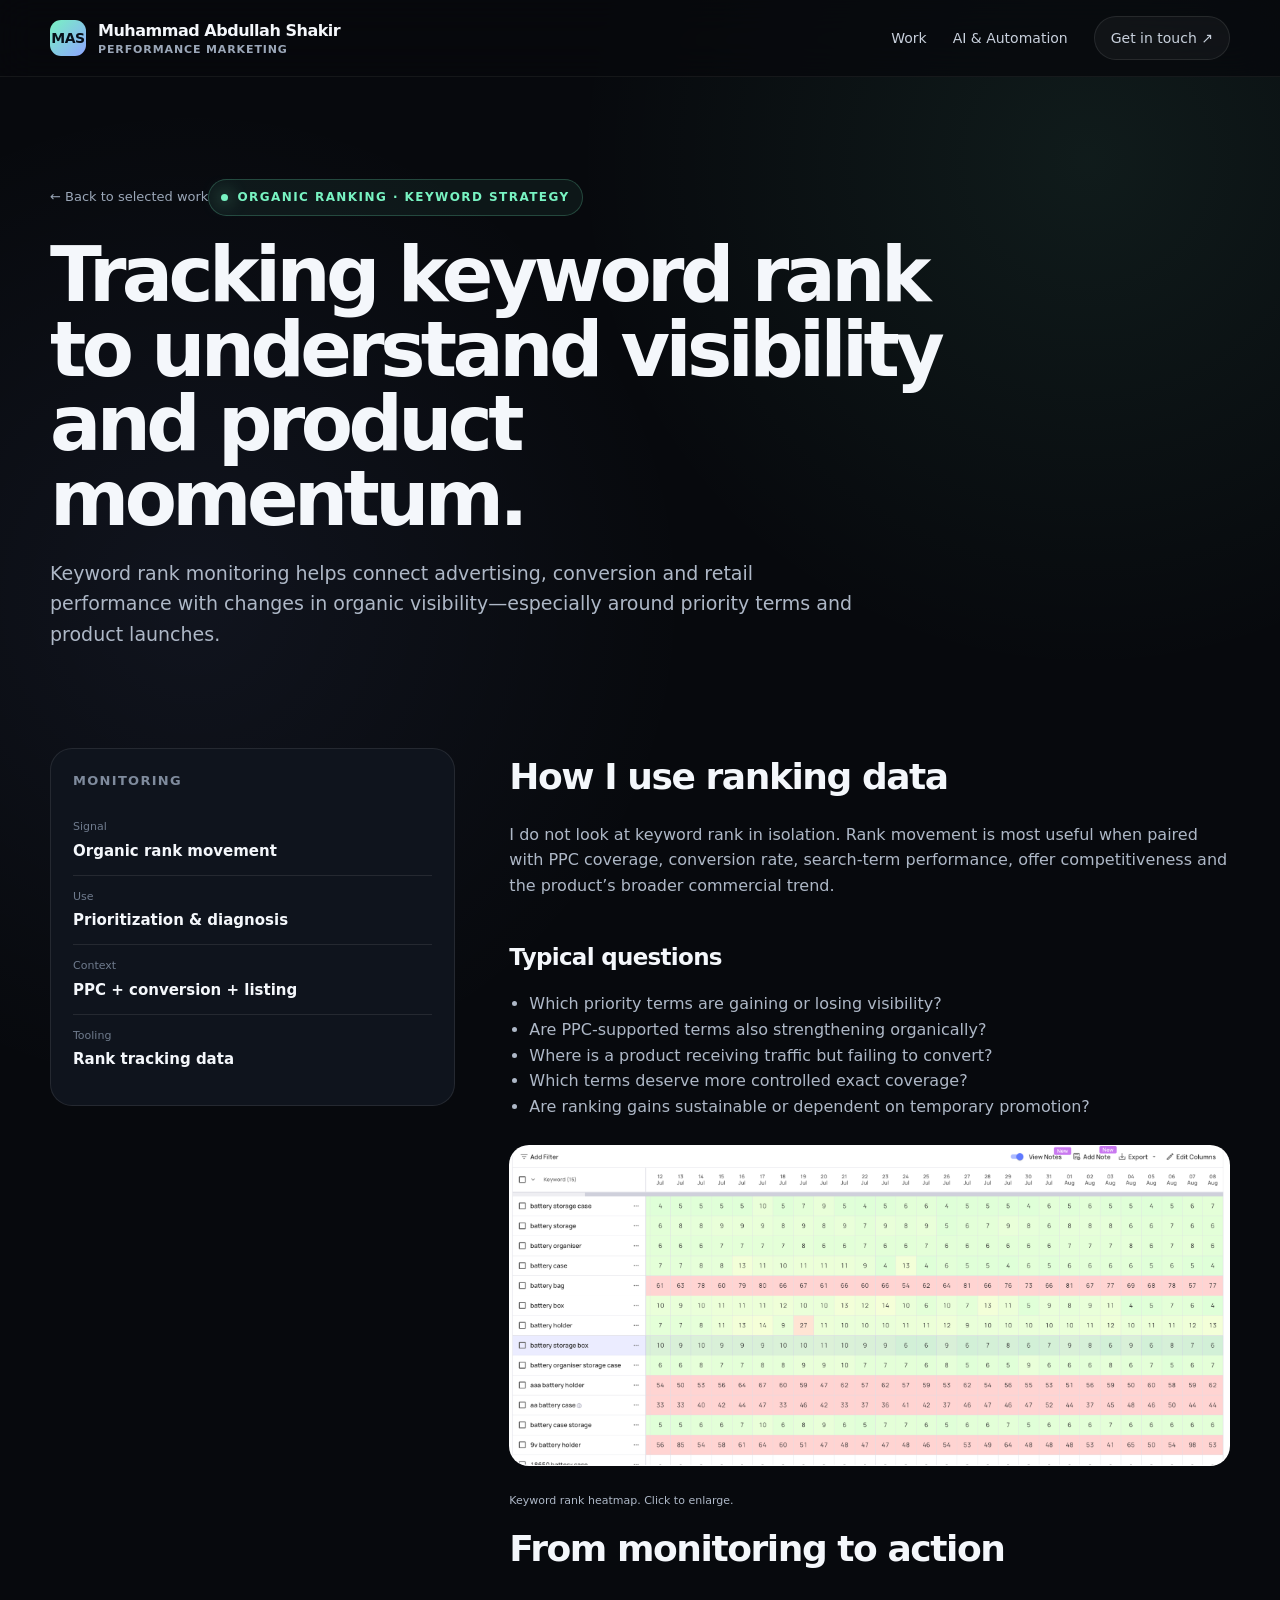
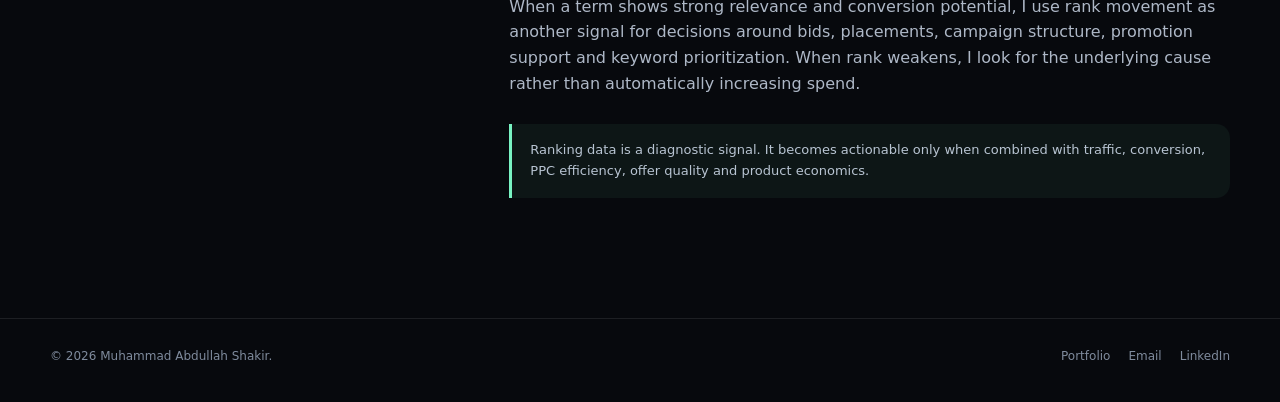
<file: keyword-ranking.html>
<!doctype html><html lang="en"><head><meta charset="utf-8"><meta name="viewport" content="width=device-width,initial-scale=1"><meta name="description" content="Amazon keyword ranking and organic visibility monitoring by Muhammad Abdullah Shakir"><title>Keyword Ranking Analysis | Muhammad Abdullah Shakir</title><link rel="stylesheet" href="styles.css"></head><body>
<nav class="nav"><div class="container nav-inner"><a class="brand" href="index.html"><span class="brand-mark">MAS</span><span>Muhammad Abdullah Shakir<small>Performance Marketing</small></span></a><button class="menu-btn" aria-label="Open menu">☰</button><div class="nav-links"><a href="index.html#work">Work</a><a href="index.html#ai">AI & Automation</a><a class="nav-cta" href="mailto:abdullahshakir4@gmail.com">Get in touch ↗</a></div></div></nav>
<main><header class="case-hero"><div class="container"><a class="back" href="index.html#work">← Back to selected work</a><div class="eyebrow" style="margin-top:24px"><span class="eyebrow-dot"></span> Organic Ranking · Keyword Strategy</div><h1>Tracking keyword rank to understand visibility and product momentum.</h1><p class="case-lead">Keyword rank monitoring helps connect advertising, conversion and retail performance with changes in organic visibility—especially around priority terms and product launches.</p></div></header>
<section style="padding-top:34px"><div class="container case-grid"><aside class="case-sidebar"><div class="case-sidebar-card"><h3>Monitoring</h3><div><dt>Signal</dt><dd>Organic rank movement</dd></div><div><dt>Use</dt><dd>Prioritization & diagnosis</dd></div><div><dt>Context</dt><dd>PPC + conversion + listing</dd></div><div><dt>Tooling</dt><dd>Rank tracking data</dd></div></div></aside><article class="case-content"><h2>How I use ranking data</h2><p>I do not look at keyword rank in isolation. Rank movement is most useful when paired with PPC coverage, conversion rate, search-term performance, offer competitiveness and the product’s broader commercial trend.</p><h3>Typical questions</h3><ul><li>Which priority terms are gaining or losing visibility?</li><li>Are PPC-supported terms also strengthening organically?</li><li>Where is a product receiving traffic but failing to convert?</li><li>Which terms deserve more controlled exact coverage?</li><li>Are ranking gains sustainable or dependent on temporary promotion?</li></ul><div class="evidence"><img class="zoomable" src="assets/keyword-ranks.png" alt="Keyword rank heatmap over time"></div><p class="caption">Keyword rank heatmap. Click to enlarge.</p><h2>From monitoring to action</h2><p>When a term shows strong relevance and conversion potential, I use rank movement as another signal for decisions around bids, placements, campaign structure, promotion support and keyword prioritization. When rank weakens, I look for the underlying cause rather than automatically increasing spend.</p><div class="notice">Ranking data is a diagnostic signal. It becomes actionable only when combined with traffic, conversion, PPC efficiency, offer quality and product economics.</div></article></div></section></main>
<footer><div class="container footer-inner"><div>© 2026 Muhammad Abdullah Shakir.</div><div class="footer-links"><a href="index.html">Portfolio</a><a href="mailto:abdullahshakir4@gmail.com">Email</a><a href="https://www.linkedin.com/in/muhammadabdullahshakir/" target="_blank" rel="noreferrer">LinkedIn</a></div></div></footer><script src="script.js"></script></body></html>
</file>
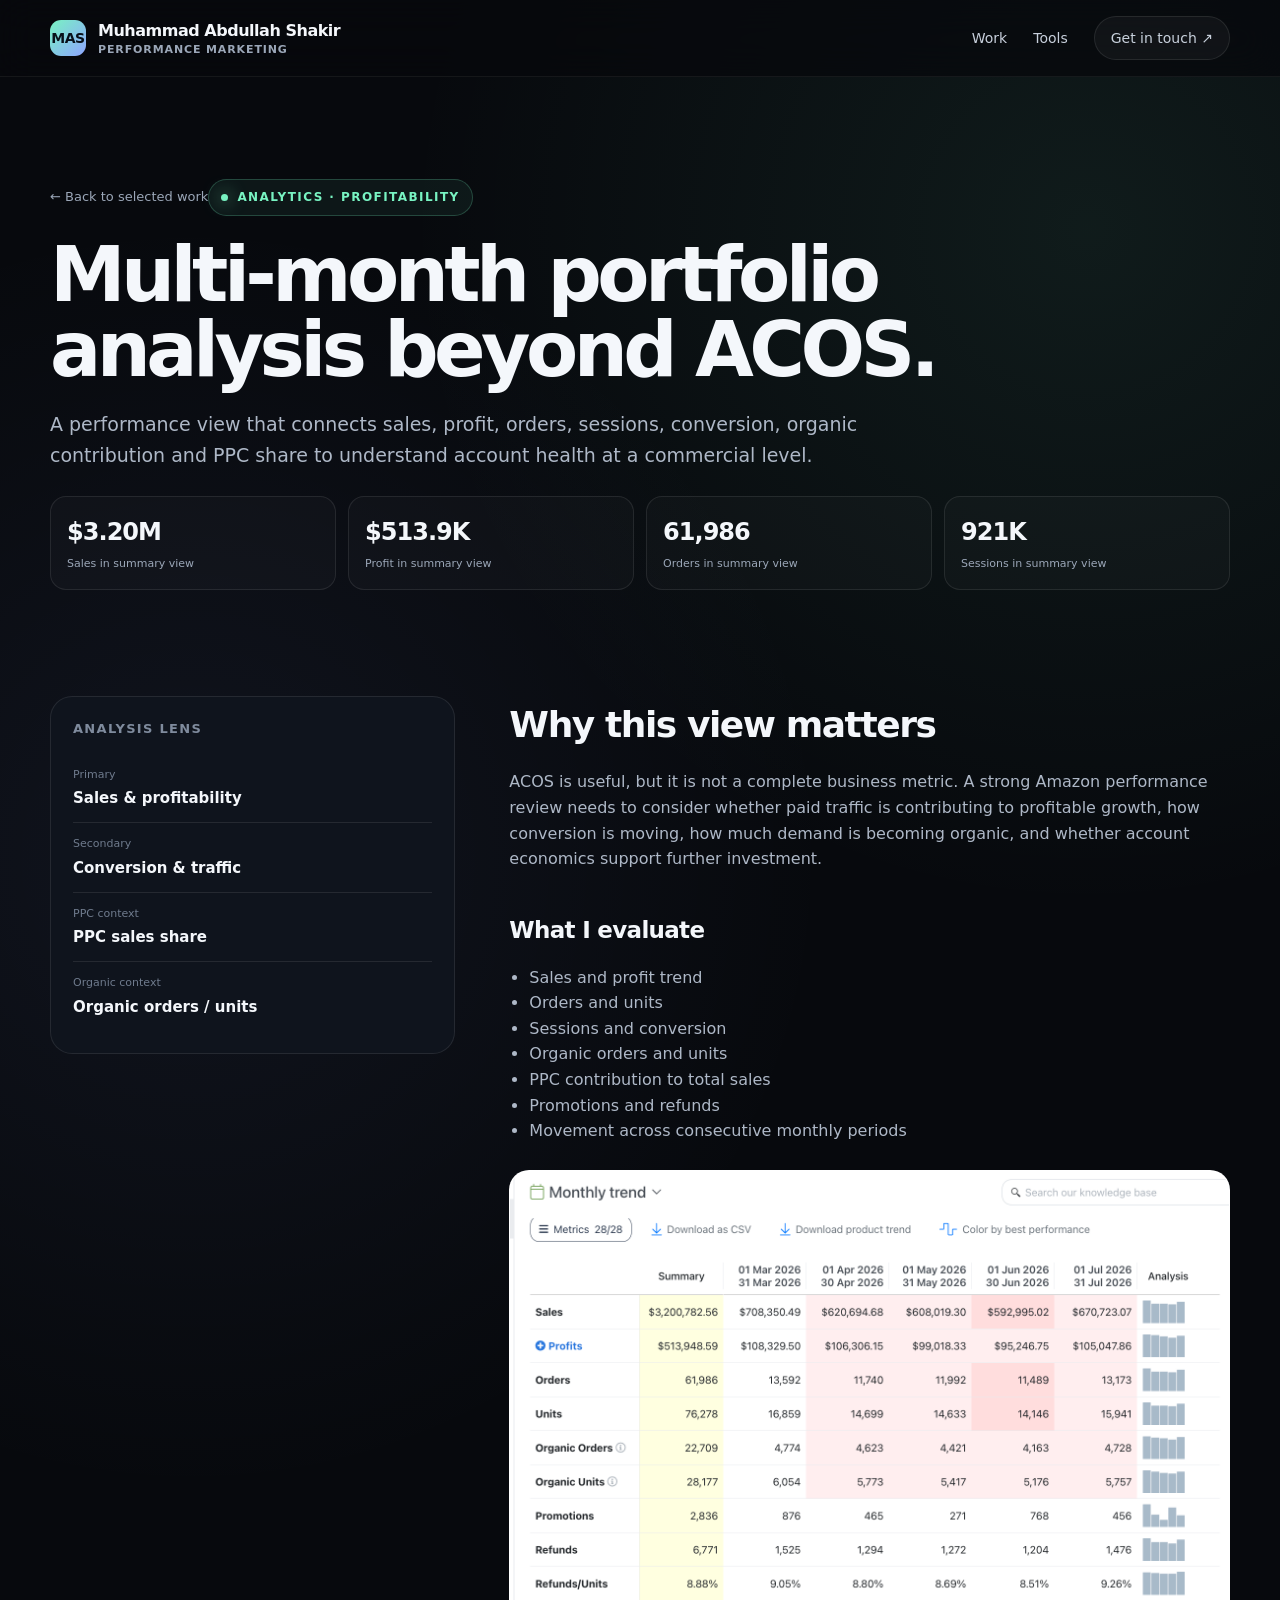
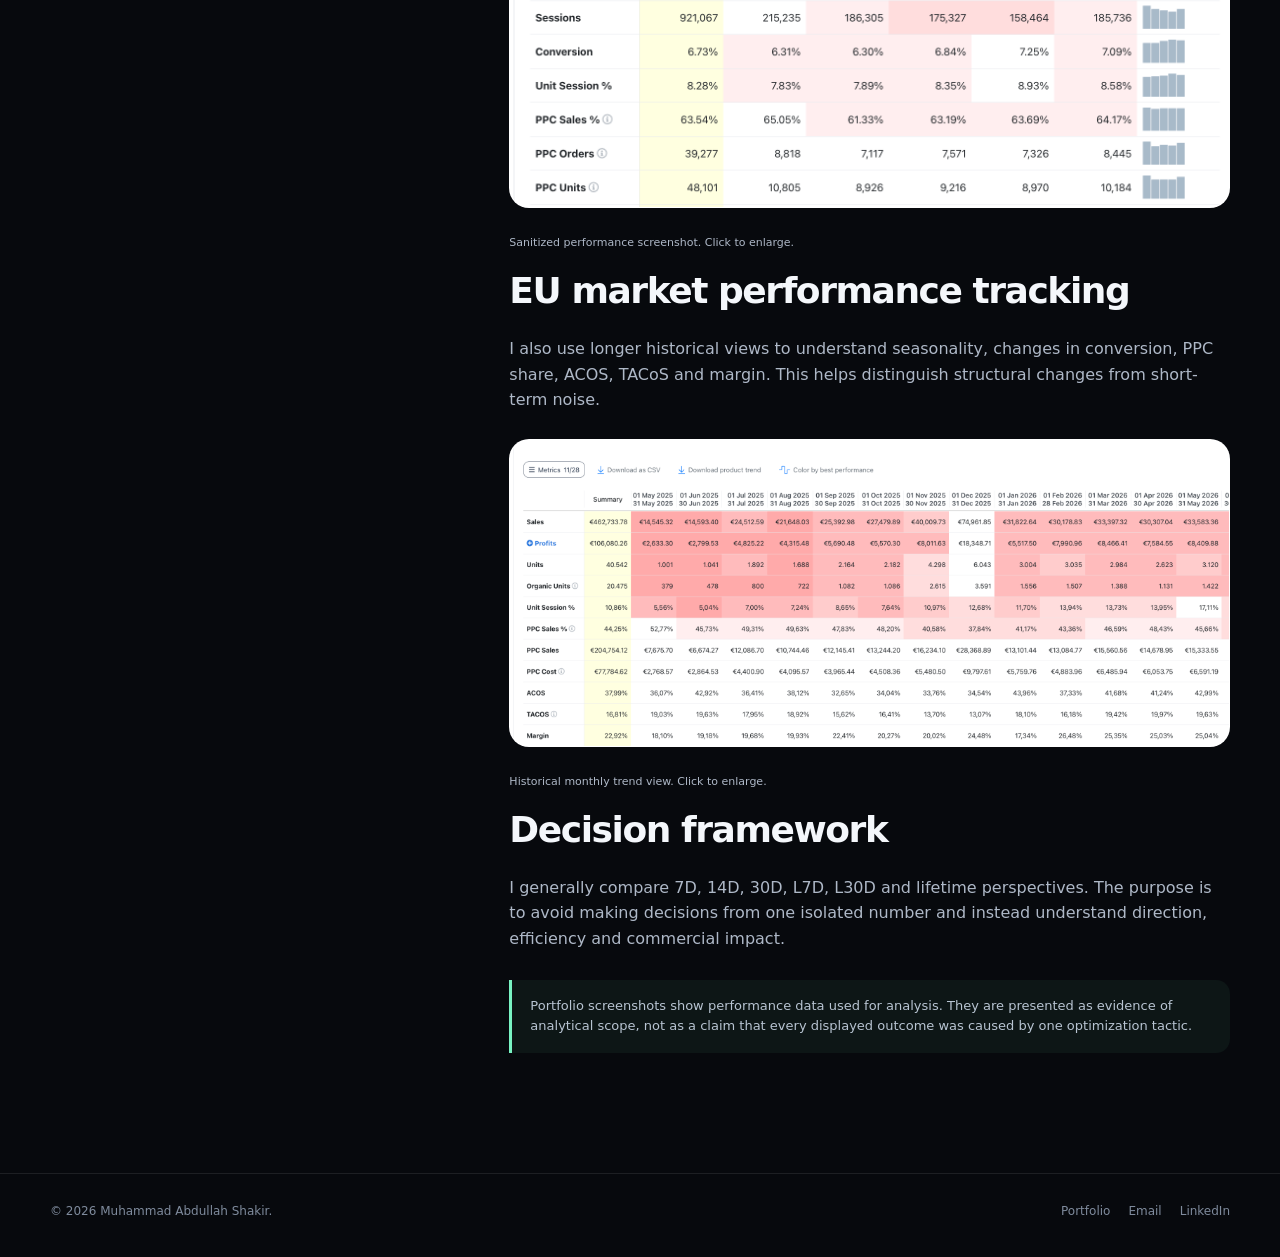
<file: performance-growth.html>
<!doctype html><html lang="en"><head><meta charset="utf-8"><meta name="viewport" content="width=device-width,initial-scale=1"><meta name="description" content="Amazon portfolio performance and profitability analysis by Muhammad Abdullah Shakir"><title>Portfolio Performance Analysis | Muhammad Abdullah Shakir</title><link rel="stylesheet" href="styles.css"></head><body>
<nav class="nav"><div class="container nav-inner"><a class="brand" href="index.html"><span class="brand-mark">MAS</span><span>Muhammad Abdullah Shakir<small>Performance Marketing</small></span></a><button class="menu-btn" aria-label="Open menu">☰</button><div class="nav-links"><a href="index.html#work">Work</a><a href="index.html#tools">Tools</a><a class="nav-cta" href="mailto:abdullahshakir4@gmail.com">Get in touch ↗</a></div></div></nav>
<main><header class="case-hero"><div class="container"><a class="back" href="index.html#work">← Back to selected work</a><div class="eyebrow" style="margin-top:24px"><span class="eyebrow-dot"></span> Analytics · Profitability</div><h1>Multi-month portfolio analysis beyond ACOS.</h1><p class="case-lead">A performance view that connects sales, profit, orders, sessions, conversion, organic contribution and PPC share to understand account health at a commercial level.</p><div class="case-strip"><div class="case-metric"><strong>$3.20M</strong><span>Sales in summary view</span></div><div class="case-metric"><strong>$513.9K</strong><span>Profit in summary view</span></div><div class="case-metric"><strong>61,986</strong><span>Orders in summary view</span></div><div class="case-metric"><strong>921K</strong><span>Sessions in summary view</span></div></div></div></header>
<section style="padding-top:34px"><div class="container case-grid"><aside class="case-sidebar"><div class="case-sidebar-card"><h3>Analysis lens</h3><div><dt>Primary</dt><dd>Sales & profitability</dd></div><div><dt>Secondary</dt><dd>Conversion & traffic</dd></div><div><dt>PPC context</dt><dd>PPC sales share</dd></div><div><dt>Organic context</dt><dd>Organic orders / units</dd></div></div></aside><article class="case-content"><h2>Why this view matters</h2><p>ACOS is useful, but it is not a complete business metric. A strong Amazon performance review needs to consider whether paid traffic is contributing to profitable growth, how conversion is moving, how much demand is becoming organic, and whether account economics support further investment.</p>
<h3>What I evaluate</h3><ul><li>Sales and profit trend</li><li>Orders and units</li><li>Sessions and conversion</li><li>Organic orders and units</li><li>PPC contribution to total sales</li><li>Promotions and refunds</li><li>Movement across consecutive monthly periods</li></ul>
<div class="evidence"><img class="zoomable" src="assets/scale-insights-mom.png" alt="Multi-month Amazon performance table"></div><p class="caption">Sanitized performance screenshot. Click to enlarge.</p>
<h2>EU market performance tracking</h2><p>I also use longer historical views to understand seasonality, changes in conversion, PPC share, ACOS, TACoS and margin. This helps distinguish structural changes from short-term noise.</p><div class="evidence"><img class="zoomable" src="assets/de-account-growth.png" alt="EU Amazon account monthly growth and profitability"></div><p class="caption">Historical monthly trend view. Click to enlarge.</p>
<h2>Decision framework</h2><p>I generally compare 7D, 14D, 30D, L7D, L30D and lifetime perspectives. The purpose is to avoid making decisions from one isolated number and instead understand direction, efficiency and commercial impact.</p><div class="notice">Portfolio screenshots show performance data used for analysis. They are presented as evidence of analytical scope, not as a claim that every displayed outcome was caused by one optimization tactic.</div></article></div></section></main>
<footer><div class="container footer-inner"><div>© 2026 Muhammad Abdullah Shakir.</div><div class="footer-links"><a href="index.html">Portfolio</a><a href="mailto:abdullahshakir4@gmail.com">Email</a><a href="https://www.linkedin.com/in/muhammadabdullahshakir/" target="_blank" rel="noreferrer">LinkedIn</a></div></div></footer><script src="script.js"></script></body></html>
</file>
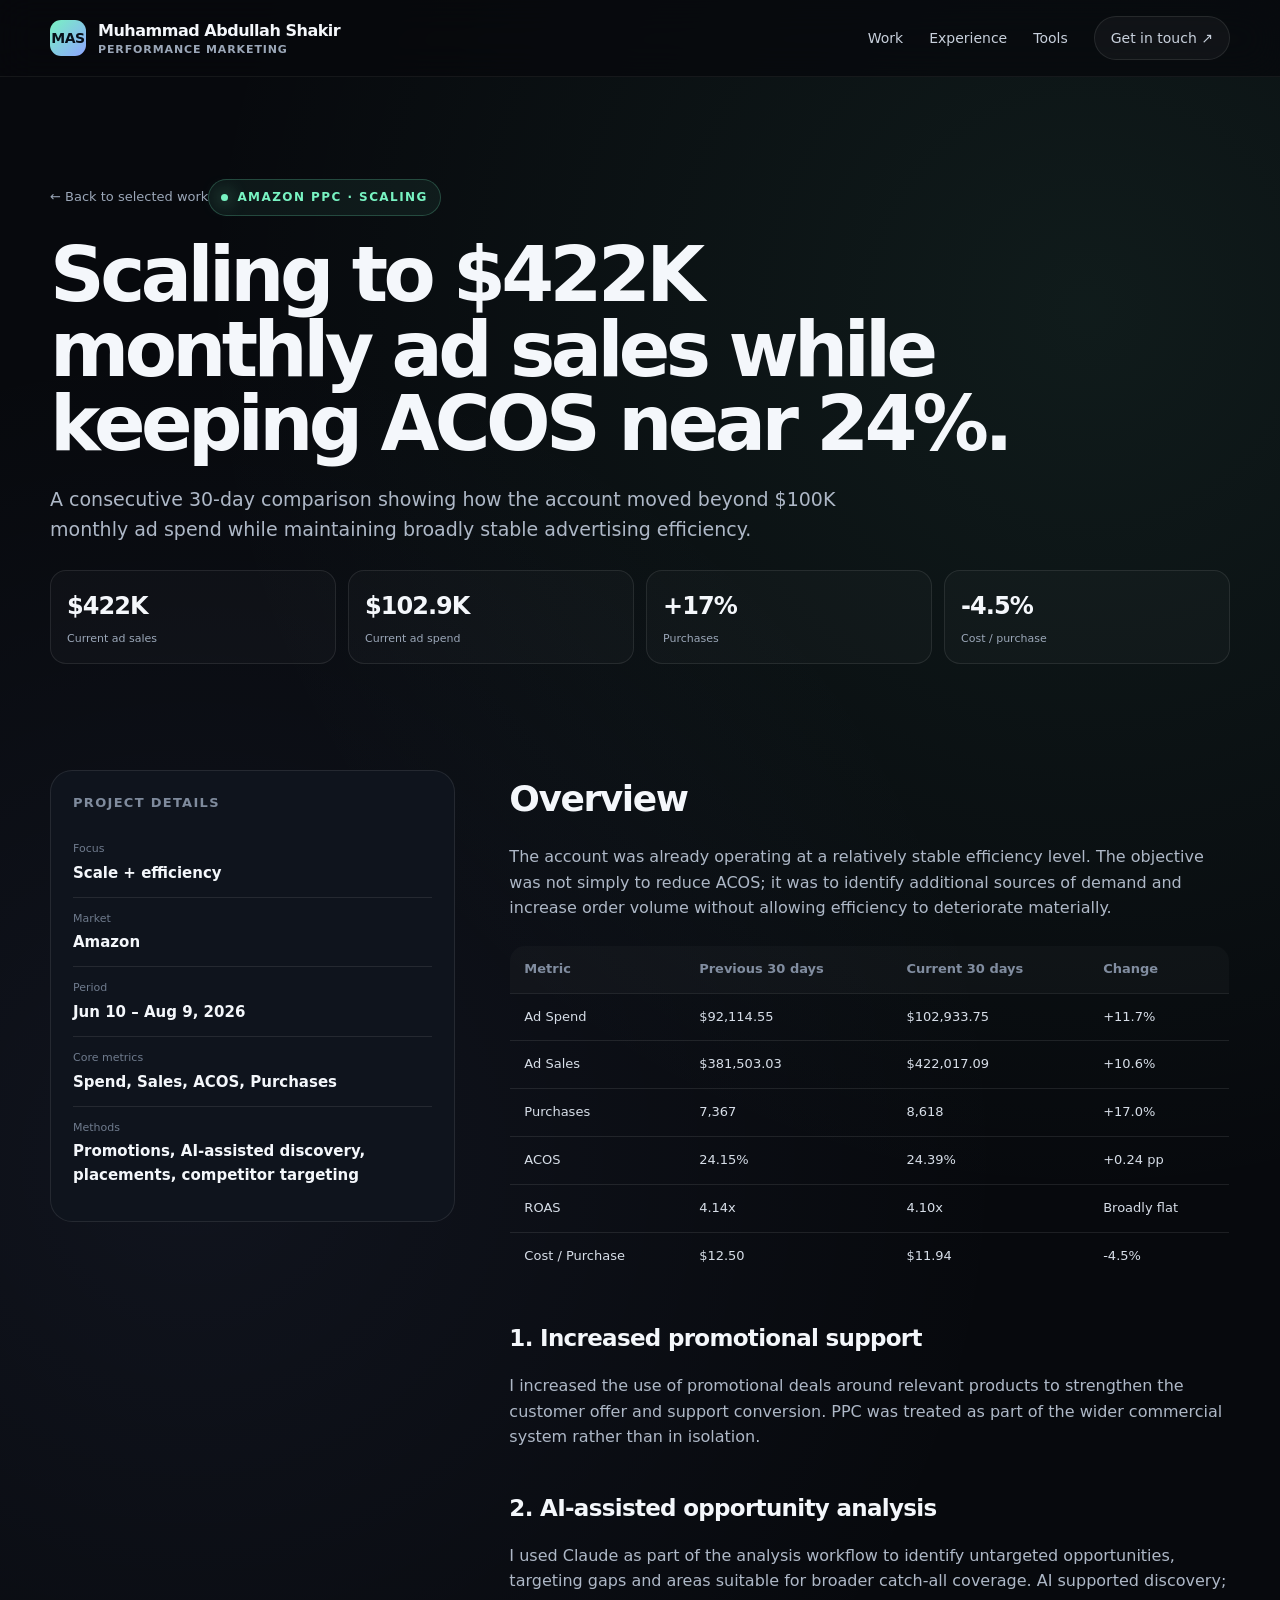
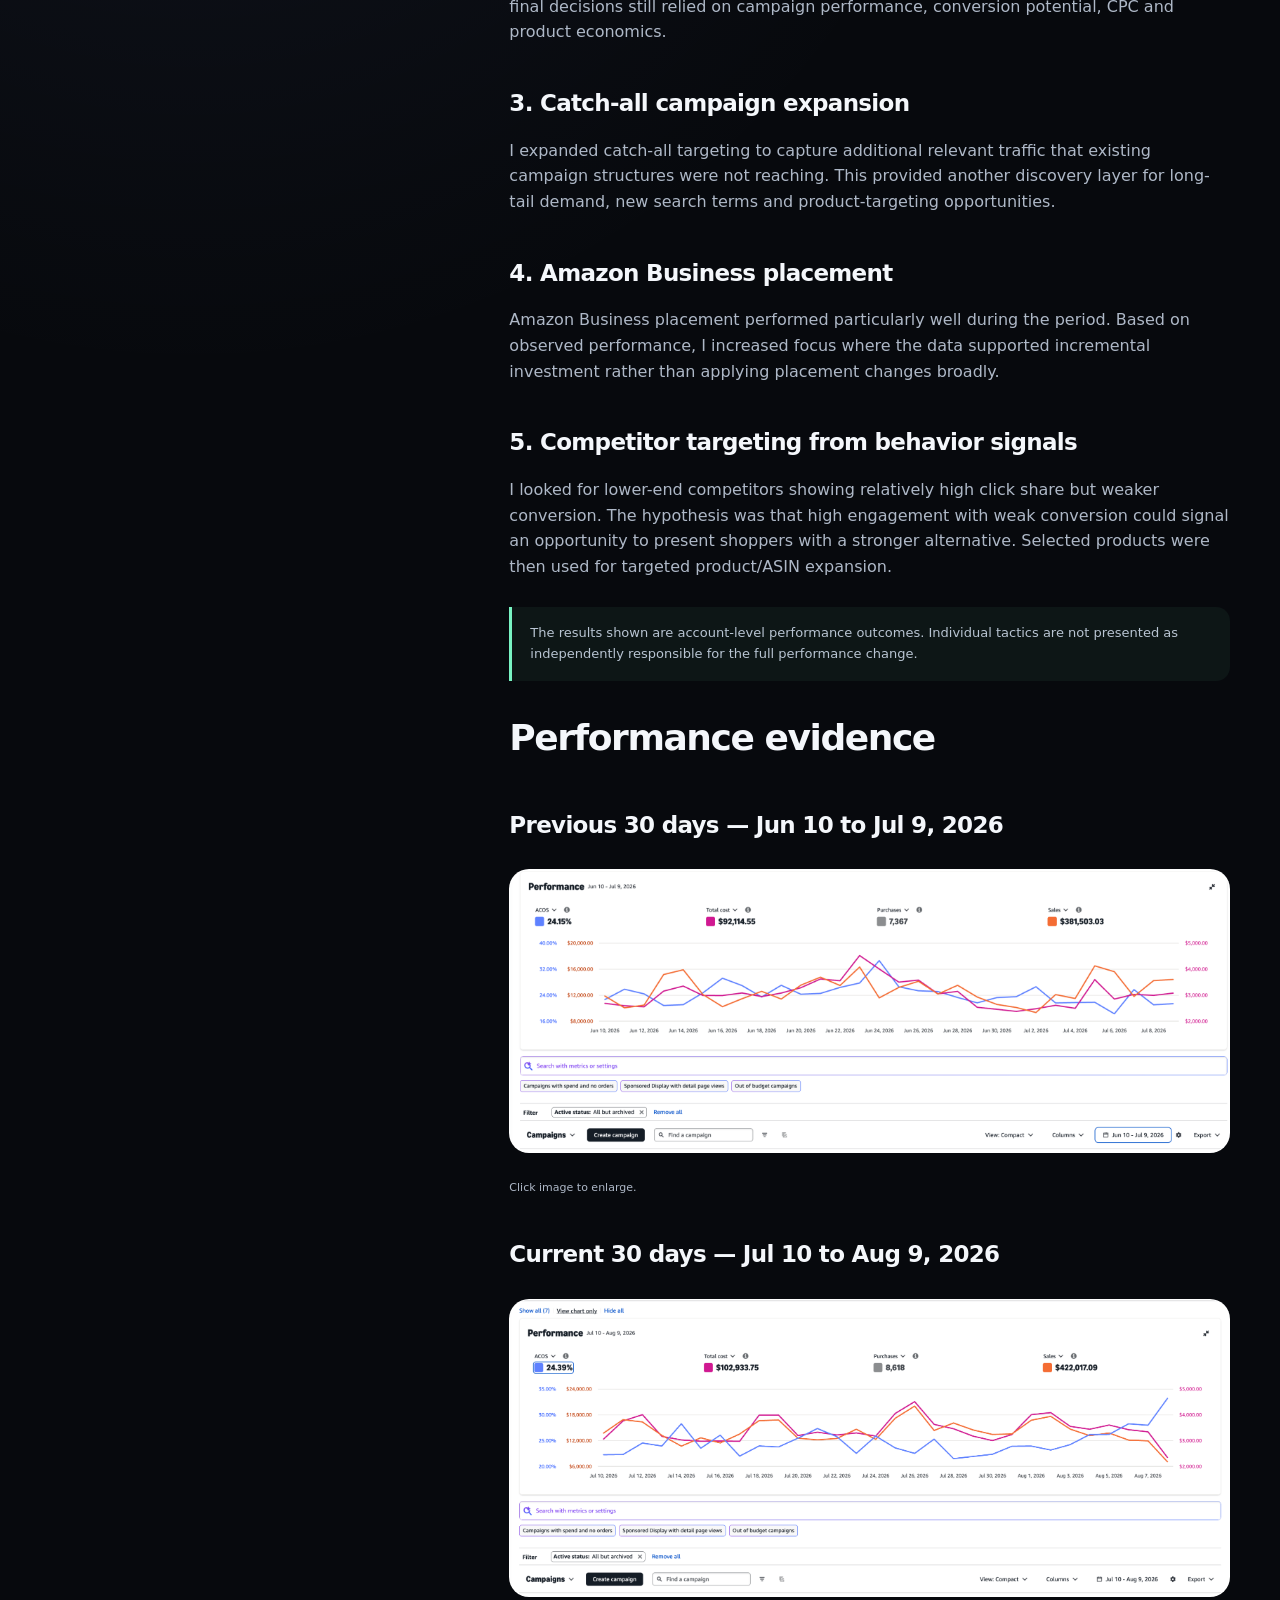
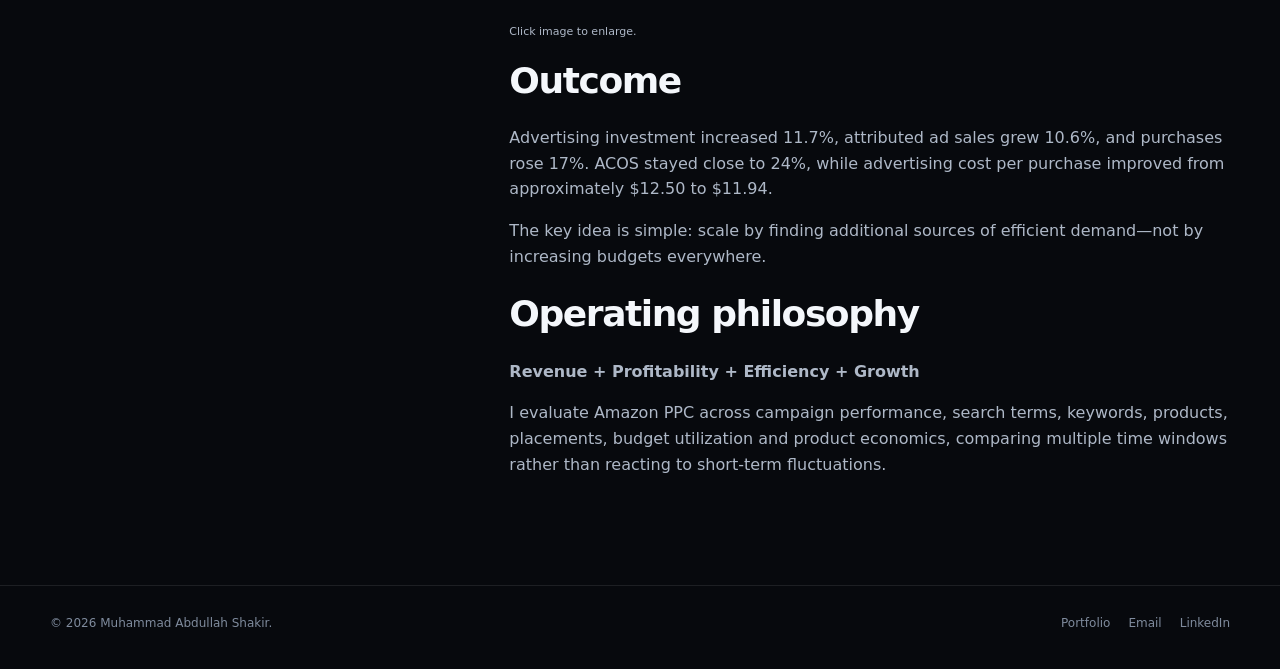
<file: ppc-scaling.html>
<!doctype html><html lang="en"><head><meta charset="utf-8"><meta name="viewport" content="width=device-width,initial-scale=1"><meta name="description" content="Amazon PPC scaling case study by Muhammad Abdullah Shakir"><title>Amazon PPC Scaling Case Study | Muhammad Abdullah Shakir</title><link rel="stylesheet" href="styles.css"></head><body>
<nav class="nav"><div class="container nav-inner"><a class="brand" href="index.html"><span class="brand-mark">MAS</span><span>Muhammad Abdullah Shakir<small>Performance Marketing</small></span></a><button class="menu-btn" aria-label="Open menu">☰</button><div class="nav-links"><a href="index.html#work">Work</a><a href="index.html#experience">Experience</a><a href="index.html#tools">Tools</a><a class="nav-cta" href="mailto:abdullahshakir4@gmail.com">Get in touch ↗</a></div></div></nav>
<main><header class="case-hero"><div class="container"><a class="back" href="index.html#work">← Back to selected work</a><div class="eyebrow" style="margin-top:24px"><span class="eyebrow-dot"></span> Amazon PPC · Scaling</div><h1>Scaling to $422K monthly ad sales while keeping ACOS near 24%.</h1><p class="case-lead">A consecutive 30-day comparison showing how the account moved beyond $100K monthly ad spend while maintaining broadly stable advertising efficiency.</p><div class="case-strip"><div class="case-metric"><strong>$422K</strong><span>Current ad sales</span></div><div class="case-metric"><strong>$102.9K</strong><span>Current ad spend</span></div><div class="case-metric"><strong>+17%</strong><span>Purchases</span></div><div class="case-metric"><strong>-4.5%</strong><span>Cost / purchase</span></div></div></div></header>
<section style="padding-top:34px"><div class="container case-grid"><aside class="case-sidebar"><div class="case-sidebar-card"><h3>Project details</h3><div><dt>Focus</dt><dd>Scale + efficiency</dd></div><div><dt>Market</dt><dd>Amazon</dd></div><div><dt>Period</dt><dd>Jun 10 – Aug 9, 2026</dd></div><div><dt>Core metrics</dt><dd>Spend, Sales, ACOS, Purchases</dd></div><div><dt>Methods</dt><dd>Promotions, AI-assisted discovery, placements, competitor targeting</dd></div></div></aside>
<article class="case-content">
<h2>Overview</h2><p>The account was already operating at a relatively stable efficiency level. The objective was not simply to reduce ACOS; it was to identify additional sources of demand and increase order volume without allowing efficiency to deteriorate materially.</p>
<table class="case-table"><thead><tr><th>Metric</th><th>Previous 30 days</th><th>Current 30 days</th><th>Change</th></tr></thead><tbody><tr><td>Ad Spend</td><td>$92,114.55</td><td>$102,933.75</td><td class="accent">+11.7%</td></tr><tr><td>Ad Sales</td><td>$381,503.03</td><td>$422,017.09</td><td class="accent">+10.6%</td></tr><tr><td>Purchases</td><td>7,367</td><td>8,618</td><td class="accent">+17.0%</td></tr><tr><td>ACOS</td><td>24.15%</td><td>24.39%</td><td>+0.24 pp</td></tr><tr><td>ROAS</td><td>4.14x</td><td>4.10x</td><td>Broadly flat</td></tr><tr><td>Cost / Purchase</td><td>$12.50</td><td>$11.94</td><td class="accent">-4.5%</td></tr></tbody></table>
<h3>1. Increased promotional support</h3><p>I increased the use of promotional deals around relevant products to strengthen the customer offer and support conversion. PPC was treated as part of the wider commercial system rather than in isolation.</p>
<h3>2. AI-assisted opportunity analysis</h3><p>I used Claude as part of the analysis workflow to identify untargeted opportunities, targeting gaps and areas suitable for broader catch-all coverage. AI supported discovery; final decisions still relied on campaign performance, conversion potential, CPC and product economics.</p>
<h3>3. Catch-all campaign expansion</h3><p>I expanded catch-all targeting to capture additional relevant traffic that existing campaign structures were not reaching. This provided another discovery layer for long-tail demand, new search terms and product-targeting opportunities.</p>
<h3>4. Amazon Business placement</h3><p>Amazon Business placement performed particularly well during the period. Based on observed performance, I increased focus where the data supported incremental investment rather than applying placement changes broadly.</p>
<h3>5. Competitor targeting from behavior signals</h3><p>I looked for lower-end competitors showing relatively high click share but weaker conversion. The hypothesis was that high engagement with weak conversion could signal an opportunity to present shoppers with a stronger alternative. Selected products were then used for targeted product/ASIN expansion.</p>
<div class="notice">The results shown are account-level performance outcomes. Individual tactics are not presented as independently responsible for the full performance change.</div>
<h2>Performance evidence</h2><h3>Previous 30 days — Jun 10 to Jul 9, 2026</h3><div class="evidence"><img class="zoomable" src="assets/ppc-before.png" alt="Amazon PPC previous 30 days"></div><p class="caption">Click image to enlarge.</p>
<h3>Current 30 days — Jul 10 to Aug 9, 2026</h3><div class="evidence"><img class="zoomable" src="assets/ppc-after.png" alt="Amazon PPC current 30 days"></div><p class="caption">Click image to enlarge.</p>
<h2>Outcome</h2><p>Advertising investment increased 11.7%, attributed ad sales grew 10.6%, and purchases rose 17%. ACOS stayed close to 24%, while advertising cost per purchase improved from approximately $12.50 to $11.94.</p><p>The key idea is simple: scale by finding additional sources of efficient demand—not by increasing budgets everywhere.</p>
<h2>Operating philosophy</h2><p><strong>Revenue + Profitability + Efficiency + Growth</strong></p><p>I evaluate Amazon PPC across campaign performance, search terms, keywords, products, placements, budget utilization and product economics, comparing multiple time windows rather than reacting to short-term fluctuations.</p>
</article></div></section></main>
<footer><div class="container footer-inner"><div>© 2026 Muhammad Abdullah Shakir.</div><div class="footer-links"><a href="index.html">Portfolio</a><a href="mailto:abdullahshakir4@gmail.com">Email</a><a href="https://www.linkedin.com/in/muhammadabdullahshakir/" target="_blank" rel="noreferrer">LinkedIn</a></div></div></footer><script src="script.js"></script></body></html>
</file>
<file: styles.css>
:root {
  --bg: #07090d;
  --bg-soft: #0b0f16;
  --panel: #0f141d;
  --panel-2: #111824;
  --text: #f4f7fb;
  --muted: #9ba7b8;
  --line: rgba(255,255,255,.09);
  --accent: #78f3c2;
  --accent-2: #8ea5ff;
  --accent-3: #e4ff7a;
  --shadow: 0 24px 80px rgba(0,0,0,.35);
  --radius: 24px;
  --container: 1180px;
}
*{box-sizing:border-box}
html{scroll-behavior:smooth}
body{margin:0;background:
  radial-gradient(circle at 85% 8%,rgba(120,243,194,.08),transparent 24%),
  radial-gradient(circle at 15% 30%,rgba(142,165,255,.07),transparent 28%),
  var(--bg);color:var(--text);font-family:Inter,ui-sans-serif,system-ui,-apple-system,BlinkMacSystemFont,"Segoe UI",sans-serif;line-height:1.6;overflow-x:hidden}
a{color:inherit;text-decoration:none}
img{max-width:100%;display:block}
button,input,textarea{font:inherit}
.container{width:min(calc(100% - 40px),var(--container));margin:0 auto}
.nav{position:sticky;top:0;z-index:50;background:rgba(7,9,13,.76);backdrop-filter:blur(18px);border-bottom:1px solid rgba(255,255,255,.06)}
.nav-inner{height:76px;display:flex;align-items:center;justify-content:space-between;gap:24px}
.brand{display:flex;align-items:center;gap:12px;font-weight:800;letter-spacing:-.03em}.brand-mark{width:36px;height:36px;border-radius:11px;display:grid;place-items:center;background:linear-gradient(135deg,var(--accent),var(--accent-2));color:#081019;font-size:14px}.brand small{display:block;color:var(--muted);font-weight:600;font-size:11px;letter-spacing:.08em;text-transform:uppercase;margin-top:-3px}
.nav-links{display:flex;align-items:center;gap:26px;font-size:14px;color:#c8d0dc}.nav-links a:hover{color:#fff}.nav-cta{padding:10px 16px;border:1px solid var(--line);border-radius:999px;background:rgba(255,255,255,.04)}
.menu-btn{display:none;background:none;border:0;color:#fff;font-size:24px;cursor:pointer}
.hero{padding:86px 0 54px}.hero-grid{display:grid;grid-template-columns:1.2fr .8fr;gap:62px;align-items:center}.eyebrow{display:inline-flex;align-items:center;gap:9px;font-size:12px;font-weight:800;letter-spacing:.12em;text-transform:uppercase;color:var(--accent);border:1px solid rgba(120,243,194,.22);background:rgba(120,243,194,.06);padding:8px 12px;border-radius:999px}.eyebrow-dot{width:7px;height:7px;border-radius:50%;background:var(--accent);box-shadow:0 0 18px var(--accent)}
h1{font-size:clamp(48px,7vw,86px);line-height:.98;letter-spacing:-.06em;margin:24px 0 24px;max-width:850px}.hero-role{font-size:clamp(20px,2.4vw,30px);font-weight:650;color:#d9e0e9;letter-spacing:-.025em;margin-bottom:20px}.hero-role span{color:var(--accent)}.hero-copy{max-width:730px;color:var(--muted);font-size:18px}.hero-actions{display:flex;gap:12px;flex-wrap:wrap;margin-top:34px}.btn{display:inline-flex;align-items:center;justify-content:center;gap:9px;padding:13px 18px;border-radius:999px;border:1px solid var(--line);font-weight:750;font-size:14px;transition:.2s ease}.btn-primary{background:var(--text);color:#090c11;border-color:#fff}.btn-primary:hover{transform:translateY(-2px);box-shadow:0 14px 40px rgba(255,255,255,.12)}.btn-secondary{background:rgba(255,255,255,.03)}.btn-secondary:hover{border-color:rgba(255,255,255,.22);background:rgba(255,255,255,.06)}
.hero-photo-wrap{position:relative;min-height:520px;display:grid;place-items:center}.hero-orbit{position:absolute;inset:6% 0;border:1px solid rgba(255,255,255,.08);border-radius:50%;transform:rotate(-14deg)}.hero-orbit:before,.hero-orbit:after{content:"";position:absolute;width:10px;height:10px;border-radius:50%;background:var(--accent)}.hero-orbit:before{top:14%;left:7%}.hero-orbit:after{bottom:15%;right:6%;background:var(--accent-2)}.photo-card{position:relative;width:min(420px,88%);aspect-ratio:1/1.08;border-radius:36px;overflow:hidden;background:linear-gradient(180deg,#111,#050505);border:1px solid rgba(255,255,255,.12);box-shadow:var(--shadow)}.photo-card img{width:100%;height:100%;object-fit:cover;object-position:center top}.photo-card:after{content:"";position:absolute;inset:auto 0 0;height:30%;background:linear-gradient(transparent,rgba(7,9,13,.7))}.photo-label{position:absolute;z-index:2;left:22px;bottom:20px;padding:9px 12px;border-radius:12px;background:rgba(7,9,13,.72);border:1px solid rgba(255,255,255,.12);backdrop-filter:blur(10px);font-size:12px;color:#dce4ee}
.stats{padding:18px 0 86px}.stats-grid{display:grid;grid-template-columns:repeat(4,1fr);border:1px solid var(--line);border-radius:22px;overflow:hidden;background:rgba(255,255,255,.02)}.stat{padding:28px 26px;border-right:1px solid var(--line)}.stat:last-child{border-right:0}.stat strong{display:block;font-size:32px;line-height:1.05;letter-spacing:-.045em}.stat span{display:block;color:var(--muted);font-size:13px;margin-top:8px}
section{padding:92px 0}.section-head{display:grid;grid-template-columns:.55fr 1fr;gap:40px;align-items:end;margin-bottom:44px}.kicker{font-size:12px;text-transform:uppercase;letter-spacing:.14em;font-weight:800;color:var(--accent)}.section-head h2{font-size:clamp(36px,5vw,58px);line-height:1.02;letter-spacing:-.05em;margin:8px 0 0}.section-head p{color:var(--muted);font-size:17px;margin:0;max-width:720px}
.services-grid{display:grid;grid-template-columns:repeat(4,1fr);gap:14px}.service{min-height:250px;padding:26px;border:1px solid var(--line);border-radius:22px;background:linear-gradient(180deg,rgba(255,255,255,.035),rgba(255,255,255,.015));position:relative;overflow:hidden}.service:before{content:"";position:absolute;width:120px;height:120px;border-radius:50%;background:var(--accent);filter:blur(90px);opacity:.09;right:-40px;top:-40px}.service-num{font-size:12px;color:#657083;font-weight:800}.service h3{font-size:22px;line-height:1.2;letter-spacing:-.03em;margin:48px 0 12px}.service p{color:var(--muted);font-size:14px;margin:0}
.work-grid{display:grid;grid-template-columns:1.25fr .75fr;gap:16px}.work-card{position:relative;border:1px solid var(--line);border-radius:26px;background:var(--panel);overflow:hidden;min-height:420px;transition:.25s ease}.work-card:hover{transform:translateY(-4px);border-color:rgba(255,255,255,.18)}.work-card .visual{height:245px;background:#f6f7f8;overflow:hidden;border-bottom:1px solid var(--line)}.work-card .visual img{width:100%;height:100%;object-fit:cover;object-position:top}.work-card.primary .visual{height:300px}.work-card-content{padding:26px}.work-meta{display:flex;gap:8px;flex-wrap:wrap;margin-bottom:13px}.pill{font-size:11px;color:#bfc8d5;border:1px solid var(--line);border-radius:999px;padding:6px 9px;background:rgba(255,255,255,.025)}.work-card h3{font-size:26px;line-height:1.15;letter-spacing:-.035em;margin:8px 0 10px}.work-card p{color:var(--muted);font-size:14px;margin:0}.work-link{display:inline-flex;gap:8px;align-items:center;margin-top:18px;font-size:13px;font-weight:800;color:var(--accent)}.work-link span{transition:.2s}.work-card:hover .work-link span{transform:translateX(4px)}.work-stack{display:grid;gap:16px}
.case-strip{display:grid;grid-template-columns:repeat(4,1fr);gap:12px;margin:26px 0}.case-metric{padding:16px;border-radius:16px;border:1px solid var(--line);background:rgba(255,255,255,.025)}.case-metric strong{font-size:24px;letter-spacing:-.04em}.case-metric span{display:block;color:var(--muted);font-size:11px;margin-top:4px}
.experience{display:grid;grid-template-columns:.7fr 1.3fr;gap:50px}.exp-intro{position:sticky;top:110px;align-self:start}.exp-intro h2{font-size:48px;line-height:1.02;letter-spacing:-.05em;margin:10px 0 18px}.exp-intro p{color:var(--muted)}.timeline{border-top:1px solid var(--line)}.timeline-row{display:grid;grid-template-columns:120px 1fr auto;gap:24px;padding:24px 0;border-bottom:1px solid var(--line);align-items:start}.timeline-row .num{font-size:12px;color:#667286}.timeline-row h3{font-size:22px;margin:0 0 4px;letter-spacing:-.025em}.timeline-row p{margin:0;color:var(--muted);font-size:14px}.timeline-row .tag{font-size:11px;color:#bcc6d4;border:1px solid var(--line);padding:6px 9px;border-radius:999px;white-space:nowrap}
.tools-wrap{display:grid;grid-template-columns:repeat(3,1fr);gap:14px}.tool-group{padding:24px;border-radius:20px;border:1px solid var(--line);background:rgba(255,255,255,.018)}.tool-group h3{font-size:15px;margin:0 0 16px}.chips{display:flex;flex-wrap:wrap;gap:8px}.chip{font-size:12px;color:#c7d0dc;padding:7px 9px;border:1px solid var(--line);border-radius:10px;background:rgba(255,255,255,.025)}
.ai-band{border:1px solid rgba(120,243,194,.16);background:linear-gradient(120deg,rgba(120,243,194,.07),rgba(142,165,255,.05));border-radius:30px;padding:38px}.ai-band h2{font-size:clamp(34px,5vw,56px);line-height:1.03;letter-spacing:-.05em;margin:10px 0 14px}.ai-band p{color:#b7c2d0;max-width:800px}.workflow{display:flex;gap:9px;flex-wrap:wrap;align-items:center;margin-top:28px}.flow-step{padding:10px 12px;border:1px solid var(--line);border-radius:12px;background:rgba(7,9,13,.52);font-size:12px;font-weight:750}.arrow{color:#768399}
.cta{padding-bottom:110px}.cta-box{text-align:center;border:1px solid var(--line);border-radius:34px;padding:70px 30px;background:radial-gradient(circle at 50% 100%,rgba(120,243,194,.12),transparent 36%),var(--panel)}.cta-box h2{font-size:clamp(42px,6vw,72px);line-height:1;letter-spacing:-.055em;margin:0 auto 18px;max-width:900px}.cta-box p{color:var(--muted);max-width:680px;margin:0 auto 28px}
footer{border-top:1px solid var(--line);padding:28px 0 36px;color:#7f8b9d;font-size:12px}.footer-inner{display:flex;justify-content:space-between;gap:20px;flex-wrap:wrap}.footer-links{display:flex;gap:18px}.footer-links a:hover{color:#fff}
/* case study */
.case-hero{padding:78px 0 46px}.case-hero .back{font-size:13px;color:var(--muted)}.case-hero h1{font-size:clamp(44px,6vw,76px);max-width:960px;margin:22px 0}.case-lead{font-size:19px;color:#aeb8c7;max-width:820px}.case-grid{display:grid;grid-template-columns:.72fr 1.28fr;gap:54px;align-items:start}.case-sidebar{position:sticky;top:105px}.case-sidebar-card{border:1px solid var(--line);border-radius:22px;padding:22px;background:var(--panel)}.case-sidebar-card h3{font-size:13px;text-transform:uppercase;letter-spacing:.1em;color:#7f8b9d;margin:0 0 14px}.case-sidebar-card dl{margin:0}.case-sidebar-card div{padding:12px 0;border-top:1px solid var(--line)}.case-sidebar-card div:first-of-type{border-top:0}.case-sidebar-card dt{font-size:11px;color:#6f7b8d}.case-sidebar-card dd{margin:3px 0 0;font-size:15px;font-weight:700}.case-content h2{font-size:36px;letter-spacing:-.04em;margin:0 0 15px}.case-content h3{font-size:23px;letter-spacing:-.03em;margin:40px 0 10px}.case-content p,.case-content li{color:#aeb8c7}.case-content ul{padding-left:20px}.evidence{margin:26px 0;border-radius:20px;overflow:hidden;border:1px solid var(--line);background:#fff}.evidence img{width:100%;height:auto}.caption{font-size:11px;color:#768399;margin-top:8px}.notice{padding:16px 18px;border-left:3px solid var(--accent);background:rgba(120,243,194,.05);border-radius:0 14px 14px 0;color:#b8c4d2;font-size:13px;margin:28px 0}.two-up{display:grid;grid-template-columns:1fr 1fr;gap:14px}.two-up .evidence{margin:0}.case-table{width:100%;border-collapse:collapse;margin:24px 0;border:1px solid var(--line);border-radius:16px;overflow:hidden}.case-table th,.case-table td{padding:13px 14px;border-bottom:1px solid var(--line);text-align:left;font-size:13px}.case-table th{color:#818da0;font-weight:700;background:rgba(255,255,255,.025)}.case-table td{color:#d7dee8}.case-table tr:last-child td{border-bottom:0}.accent{color:var(--accent)}
.reveal{opacity:0;transform:translateY(16px);transition:opacity .65s ease,transform .65s ease}.reveal.visible{opacity:1;transform:none}
.lightbox{position:fixed;inset:0;background:rgba(2,3,6,.92);display:none;z-index:100;align-items:center;justify-content:center;padding:30px;cursor:zoom-out}.lightbox.open{display:flex}.lightbox img{max-width:96vw;max-height:92vh;object-fit:contain;border-radius:12px;box-shadow:0 24px 80px rgba(0,0,0,.55)}.zoomable{cursor:zoom-in}
@media(max-width:980px){.hero-grid,.section-head,.experience,.case-grid{grid-template-columns:1fr}.hero-photo-wrap{min-height:auto;padding-top:20px}.photo-card{width:min(420px,80vw)}.stats-grid{grid-template-columns:repeat(2,1fr)}.stat:nth-child(2){border-right:0}.stat:nth-child(-n+2){border-bottom:1px solid var(--line)}.services-grid{grid-template-columns:repeat(2,1fr)}.work-grid{grid-template-columns:1fr}.tools-wrap{grid-template-columns:1fr 1fr}.exp-intro,.case-sidebar{position:static}.section-head{align-items:start}.case-sidebar-card{display:grid;grid-template-columns:repeat(2,1fr);gap:8px}.case-sidebar-card h3{grid-column:1/-1}.case-sidebar-card div{border-top:0!important;border-bottom:1px solid var(--line)}}
@media(max-width:720px){.container{width:min(calc(100% - 28px),var(--container))}.nav-links{position:absolute;top:76px;left:14px;right:14px;display:none;flex-direction:column;align-items:stretch;gap:0;padding:10px;border:1px solid var(--line);border-radius:16px;background:#0b0f16;box-shadow:var(--shadow)}.nav-links.open{display:flex}.nav-links a{padding:12px 10px}.menu-btn{display:block}.hero{padding-top:54px}.hero-copy{font-size:16px}.stats-grid{grid-template-columns:1fr 1fr}.stat{padding:20px 18px}.stat strong{font-size:27px}.services-grid,.tools-wrap,.two-up{grid-template-columns:1fr}.service{min-height:220px}.work-card.primary .visual,.work-card .visual{height:220px}.timeline-row{grid-template-columns:42px 1fr}.timeline-row .tag{grid-column:2;justify-self:start}.ai-band{padding:26px}.case-hero{padding-top:52px}.case-sidebar-card{grid-template-columns:1fr}.case-strip{grid-template-columns:1fr 1fr}.footer-inner{flex-direction:column}.cta-box{padding:52px 22px}}

/* v2 additions */
.stats-grid{grid-template-columns:repeat(5,1fr)}
.work-more-grid{display:grid;grid-template-columns:1fr 1fr;gap:16px;margin-top:16px}
.work-card.compact{min-height:390px}
.audit-visual{height:245px;padding:34px;background:radial-gradient(circle at 75% 20%,rgba(120,243,194,.12),transparent 30%),linear-gradient(145deg,#111824,#0a0f17);border-bottom:1px solid var(--line);display:flex;flex-direction:column;justify-content:center;gap:9px}.audit-visual .audit-label{font-size:11px;letter-spacing:.16em;font-weight:850;color:#aab5c4}.audit-visual .accent-text{color:var(--accent)}.audit-bar{height:18px;border:1px solid var(--line);border-radius:999px;overflow:hidden;background:rgba(255,255,255,.025)}.audit-bar span{display:block;height:100%;background:#8491a4;border-radius:999px}.audit-bar.growth span{background:linear-gradient(90deg,var(--accent-2),var(--accent))}.audit-visual small{color:#8d99aa;margin-top:12px}
.recognition-section{padding-top:22px}.recognition-grid,.presence-grid{display:grid;grid-template-columns:.72fr 1.28fr;gap:42px;align-items:center}.recognition-copy h2,.presence-card h2{font-size:clamp(38px,5vw,58px);line-height:1.02;letter-spacing:-.05em;margin:10px 0 16px}.recognition-copy p,.presence-card p{color:var(--muted)}.small-note{font-size:12px!important;color:#718095!important}.social-proof-card{border:1px solid var(--line);border-radius:26px;overflow:hidden;background:var(--panel);box-shadow:var(--shadow)}.social-proof-card img{width:100%;height:auto;background:#fff}.social-proof-caption{padding:12px 16px;color:#8491a3;font-size:11px;border-top:1px solid var(--line)}
.journey-layout{display:grid;grid-template-columns:.7fr 1.3fr;gap:40px;align-items:start}.journey-story{border-top:1px solid var(--line)}.journey-step{display:grid;grid-template-columns:44px 1fr;gap:16px;padding:22px 0;border-bottom:1px solid var(--line)}.journey-step>span{font-size:11px;color:#657083}.journey-step strong{font-size:19px}.journey-step p{margin:5px 0 0;color:var(--muted);font-size:14px}.journey-gallery{display:grid;grid-template-columns:1fr 1fr;gap:12px}.journey-gallery figure{margin:0;border-radius:22px;overflow:hidden;border:1px solid var(--line);background:var(--panel);position:relative}.journey-gallery .journey-main{grid-column:1/-1;max-height:520px}.journey-gallery img{width:100%;height:100%;min-height:260px;object-fit:cover}.journey-gallery .journey-main img{max-height:520px;object-position:center 58%}.journey-gallery figure:nth-child(2) img{object-position:center}.journey-gallery figure:nth-child(3) img{object-position:center 26%}.journey-gallery figcaption{position:absolute;left:12px;bottom:12px;background:rgba(7,9,13,.78);border:1px solid rgba(255,255,255,.12);backdrop-filter:blur(10px);padding:7px 9px;border-radius:10px;font-size:11px;color:#d9e1ea}
.presence-card{border:1px solid var(--line);border-radius:28px;background:linear-gradient(145deg,rgba(142,165,255,.07),rgba(120,243,194,.03));padding:36px;min-height:360px;display:flex;flex-direction:column;justify-content:center}.presence-number{font-size:clamp(64px,9vw,118px);line-height:.9;letter-spacing:-.07em;font-weight:900;color:var(--accent)}.presence-card h3{font-size:26px;margin:16px 0 8px}.presence-card .work-link{align-self:flex-start}
.audit-framework{display:grid;grid-template-columns:1fr 1fr;gap:14px;margin:26px 0}.audit-framework>div{border:1px solid var(--line);border-radius:18px;padding:20px;background:rgba(255,255,255,.02)}.audit-framework span{display:block;font-size:11px;color:var(--accent);font-weight:850;letter-spacing:.12em;margin-bottom:9px}.audit-framework strong{font-size:18px}.audit-framework p{font-size:13px;margin:8px 0 0}
@media(max-width:1100px){.stats-grid{grid-template-columns:repeat(3,1fr)}.stat{border-bottom:1px solid var(--line)}.stat:nth-child(3){border-right:0}.stat:nth-child(4),.stat:nth-child(5){border-bottom:0}.recognition-grid,.journey-layout,.presence-grid{grid-template-columns:1fr}}
@media(max-width:980px){.stats-grid{grid-template-columns:repeat(2,1fr)}.stat:nth-child(odd){border-right:1px solid var(--line)}.stat:nth-child(even){border-right:0}.stat:nth-child(4){border-bottom:1px solid var(--line)}.stat:nth-child(5){border-bottom:0}.work-more-grid{grid-template-columns:1fr}}
@media(max-width:720px){.stats-grid{grid-template-columns:1fr 1fr}.journey-gallery{grid-template-columns:1fr}.journey-gallery .journey-main{grid-column:auto}.journey-gallery img{min-height:220px}.presence-card{padding:26px}.audit-framework{grid-template-columns:1fr}.recognition-grid,.presence-grid{gap:24px}}
</file>
